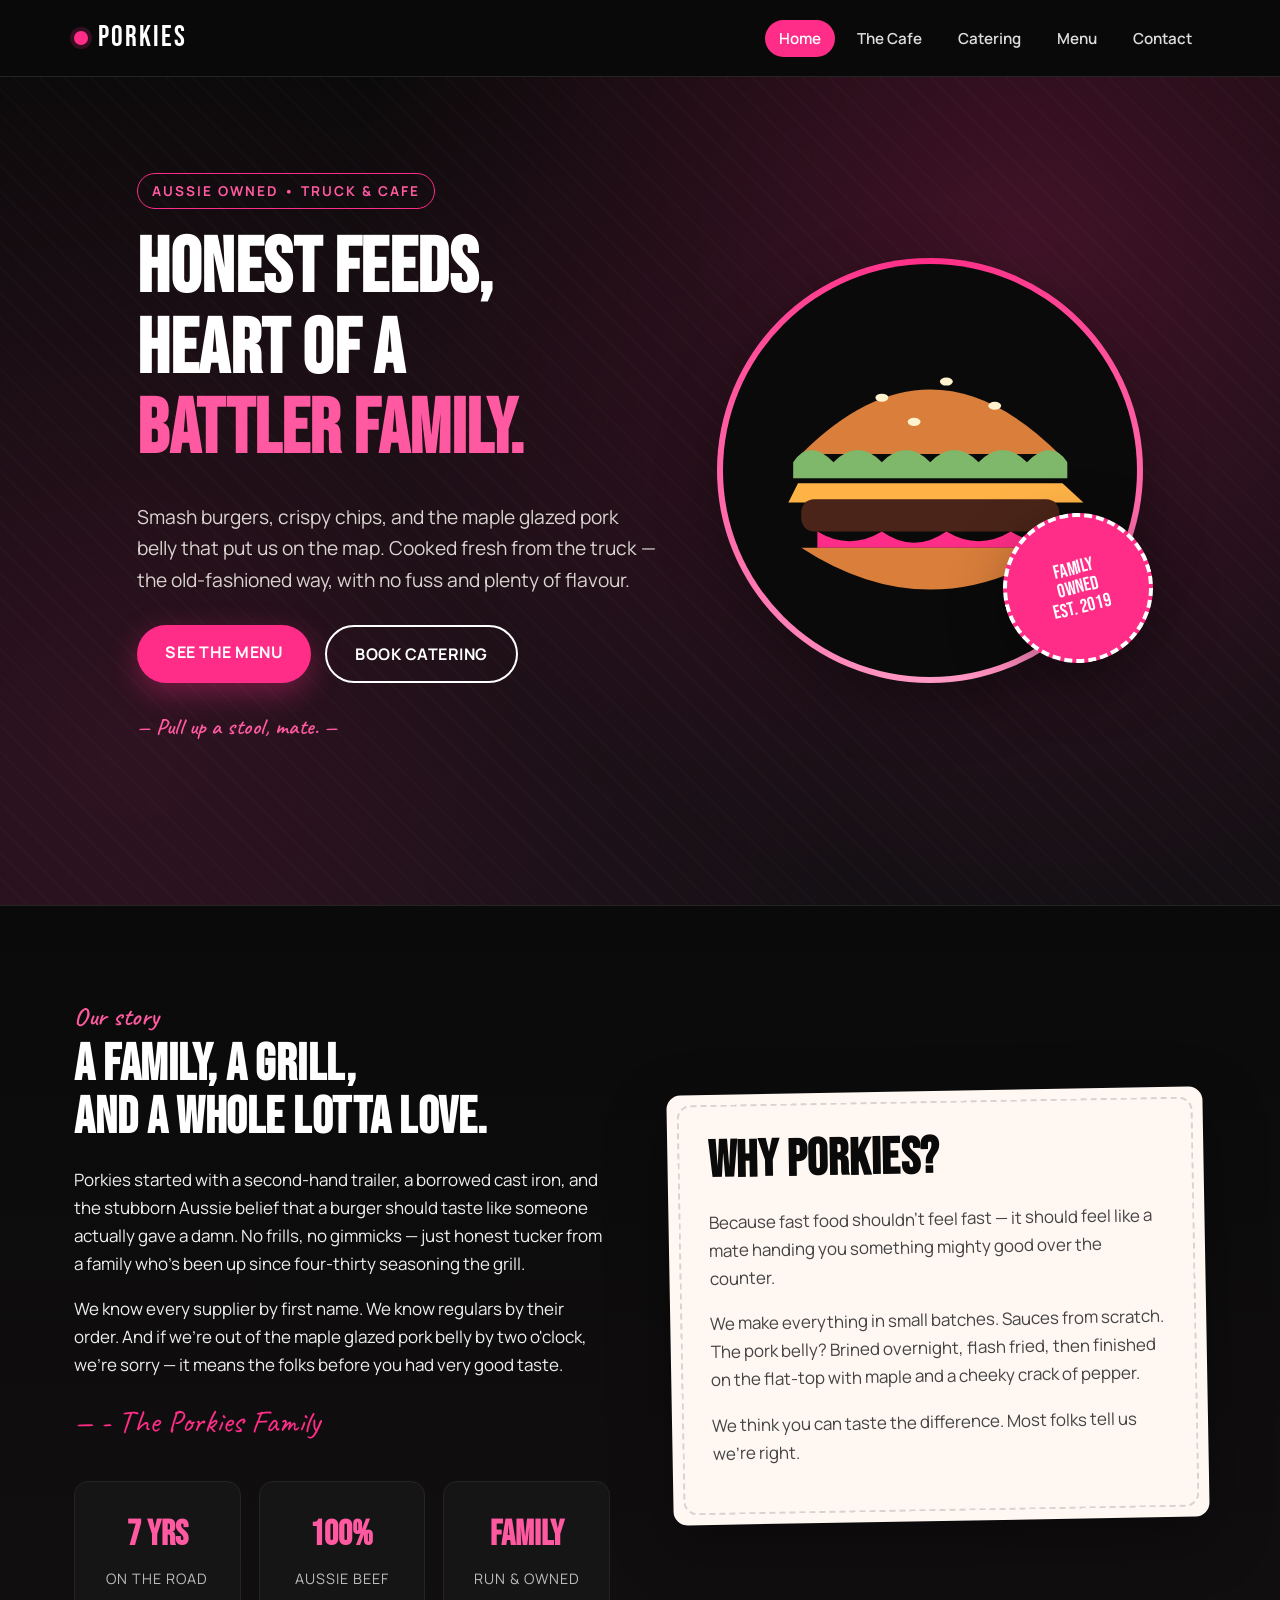
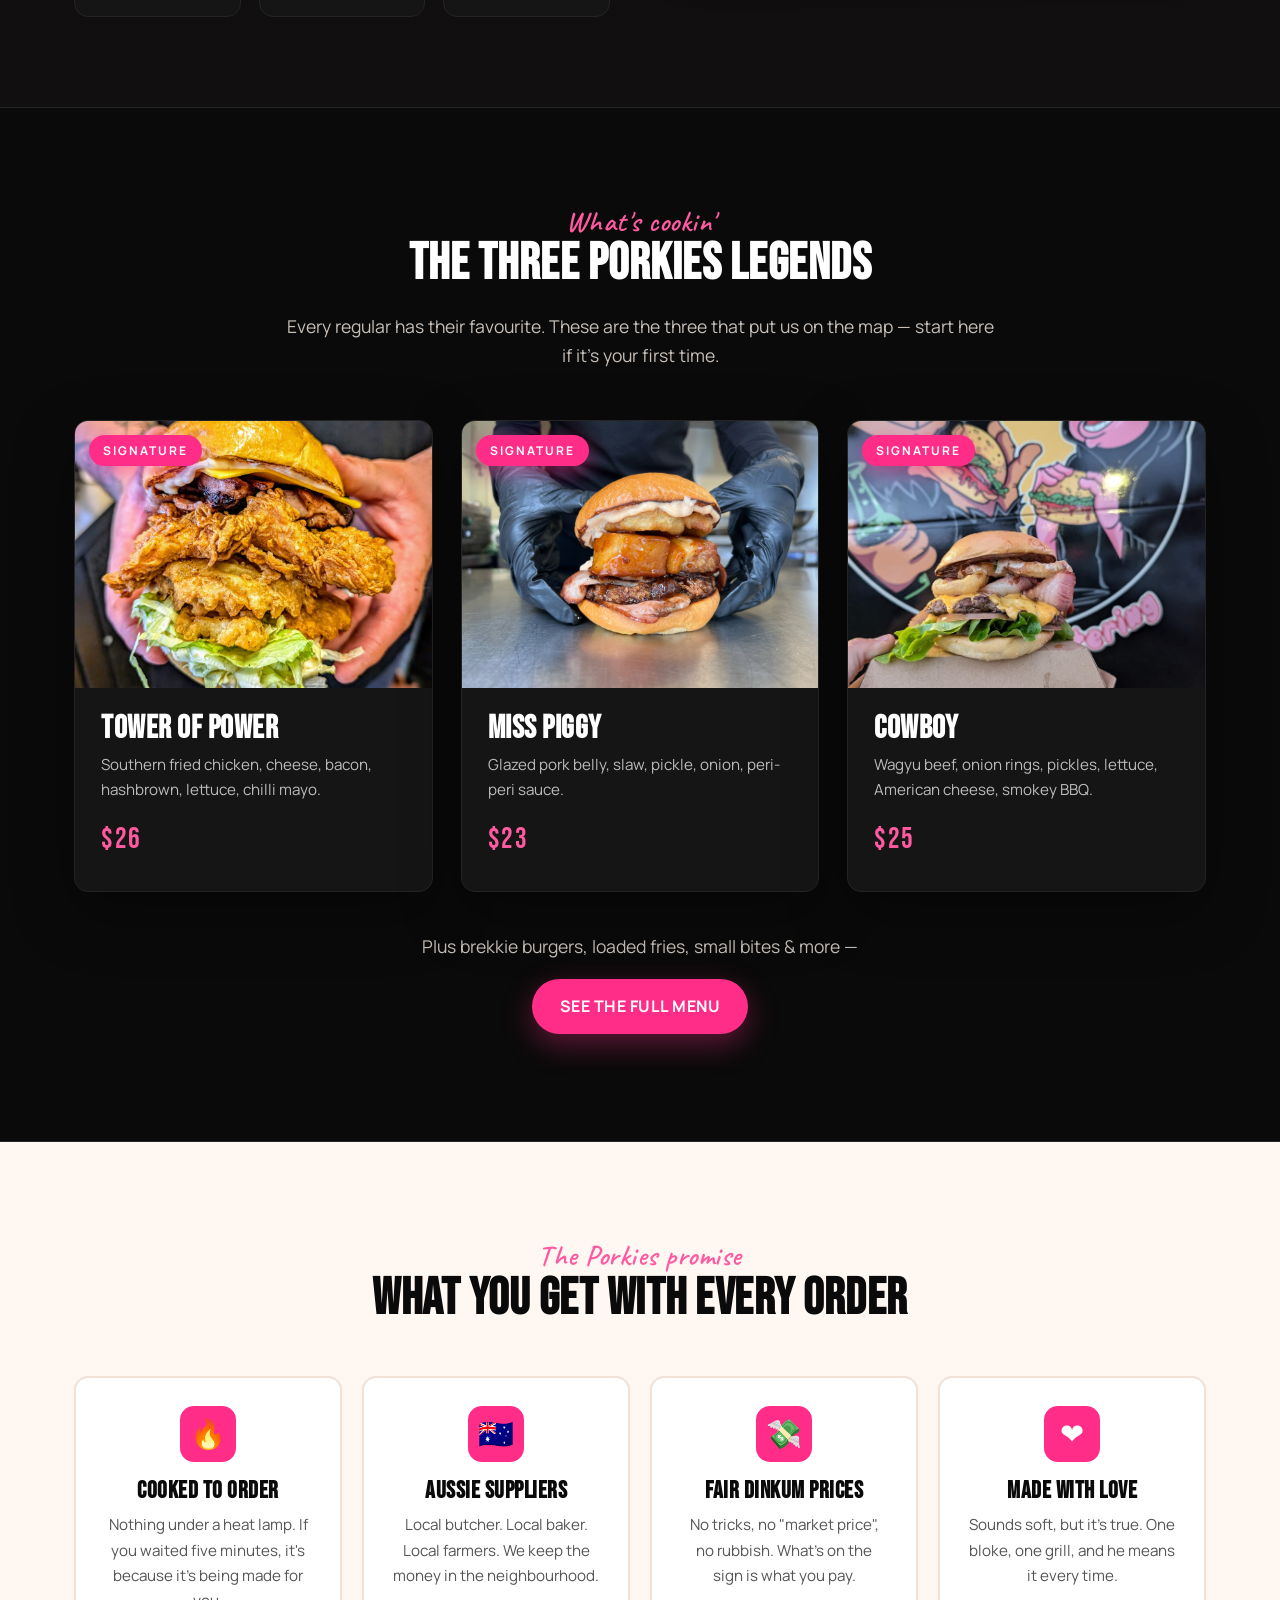
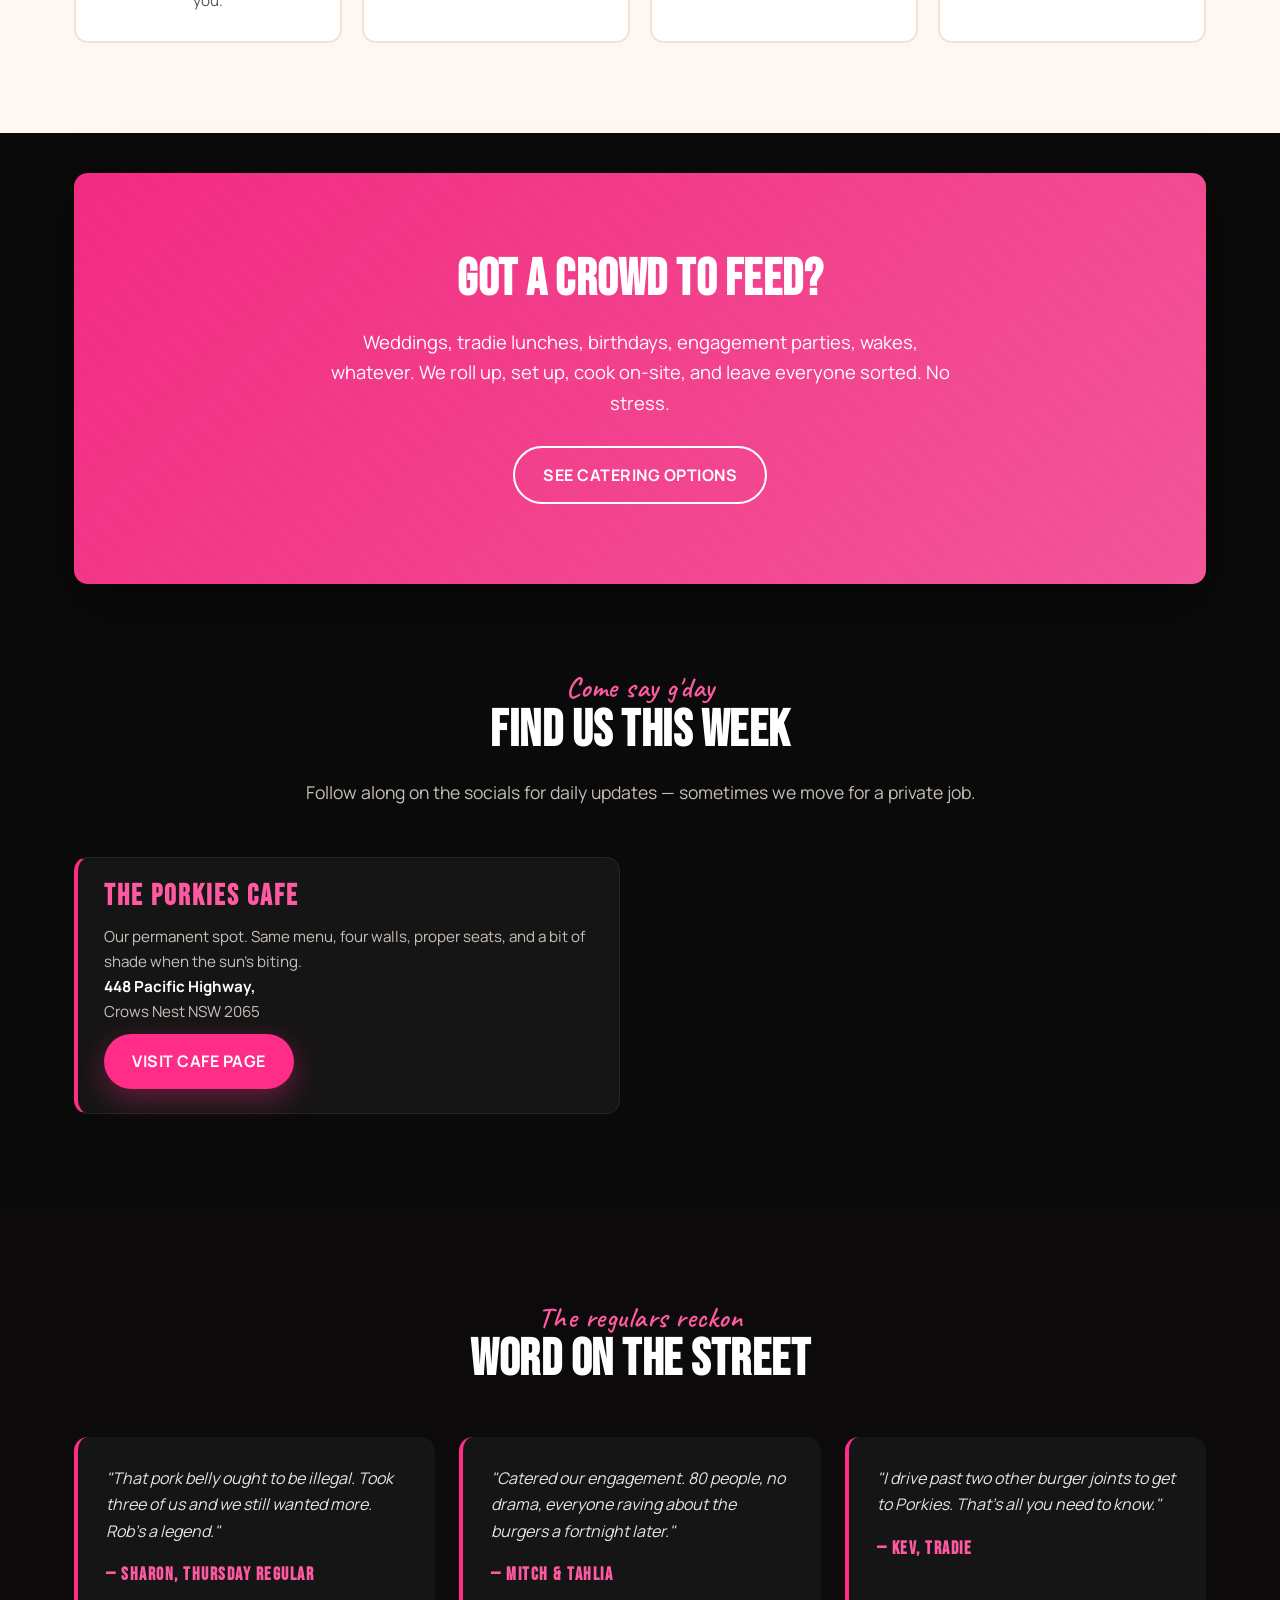
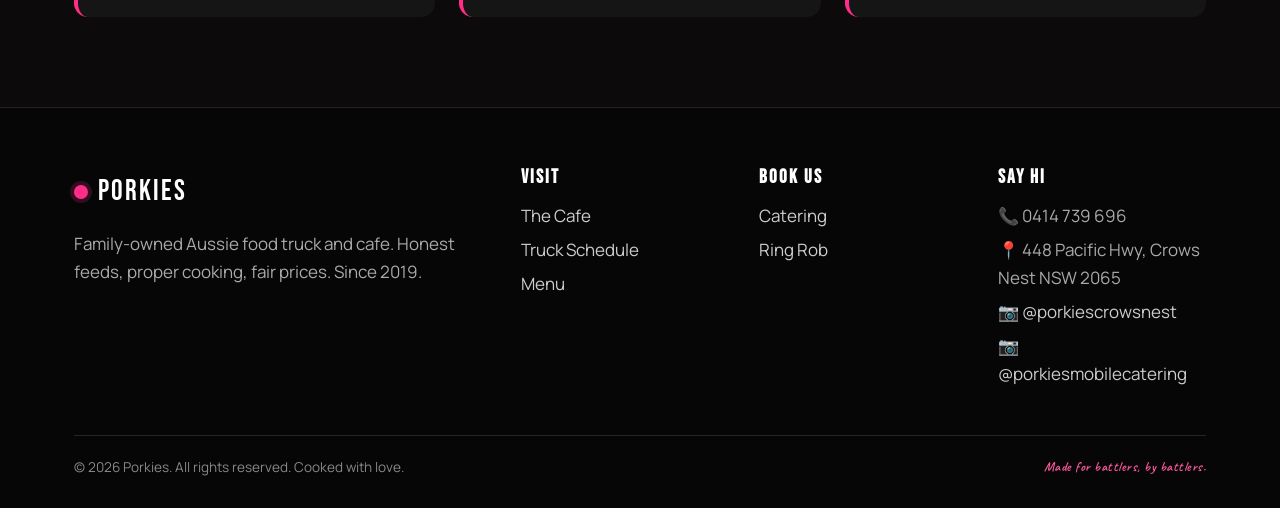
<file: index.html>
<!DOCTYPE html>
<html lang="en-AU">
<head>
  <meta charset="UTF-8" />
  <meta name="viewport" content="width=device-width, initial-scale=1.0" />
  <title>Porkies — Honest Aussie Burgers & Pork Bellies Done Right</title>
  <meta name="description" content="Porkies is a family-run Aussie food truck serving smash burgers, crispy chips, and knockout specials like maple glazed pork belly. Catering and dine-in available." />
  <link rel="preconnect" href="https://fonts.googleapis.com" />
  <link rel="preconnect" href="https://fonts.gstatic.com" crossorigin />
  <link href="https://fonts.googleapis.com/css2?family=Bebas+Neue&family=Caveat:wght@600;700&family=Manrope:wght@400;600;700;800&display=swap" rel="stylesheet" />
  <link rel="stylesheet" href="css/style.css" />
</head>
<body>

  <!-- NAV -->
  <nav class="nav">
    <div class="nav-inner">
      <a href="index.html" class="brand"><span class="dot"></span> PORKIES</a>
      <button class="nav-toggle" aria-label="Menu" onclick="document.getElementById('navList').classList.toggle('open')">☰</button>
      <ul id="navList">
        <li><a class="link active" href="index.html">Home</a></li>
        <li><a class="link" href="cafe.html">The Cafe</a></li>
        <li><a class="link" href="catering.html">Catering</a></li>
        <li><a class="link" href="#menu">Menu</a></li>
        <li><a class="link" href="#contact">Contact</a></li>
      </ul>
    </div>
  </nav>

  <!-- HERO -->
  <header class="hero">
    <div class="wrap hero-grid">
      <div>
        <span class="hero-tag">Aussie Owned • Truck & Cafe</span>
        <h1>Honest feeds,<br/>heart of a<br/><span>battler family.</span></h1>
        <p class="lead">Smash burgers, crispy chips, and the maple glazed pork belly that put us on the map. Cooked fresh from the truck — the old-fashioned way, with no fuss and plenty of flavour.</p>
        <div class="hero-cta">
          <a href="#menu" class="btn btn-primary">See the Menu</a>
          <a href="catering.html" class="btn btn-ghost">Book Catering</a>
        </div>
        <p class="handwritten" style="margin-top:26px;font-size:1.4rem;">— Pull up a stool, mate. —</p>
      </div>

      <div class="hero-visual">
        <div class="badge">
          <div class="badge-inner">
            <!-- Burger SVG -->
            <svg viewBox="0 0 200 200" xmlns="http://www.w3.org/2000/svg" aria-label="Burger">
              <!-- top bun -->
              <path d="M20 90 Q100 10 180 90 Z" fill="#d97e3b"/>
              <ellipse cx="70" cy="55" rx="4" ry="2.5" fill="#fff2cf"/>
              <ellipse cx="110" cy="45" rx="4" ry="2.5" fill="#fff2cf"/>
              <ellipse cx="140" cy="60" rx="4" ry="2.5" fill="#fff2cf"/>
              <ellipse cx="90" cy="70" rx="4" ry="2.5" fill="#fff2cf"/>
              <!-- lettuce -->
              <path d="M15 95 Q25 80 40 95 Q55 80 70 95 Q85 80 100 95 Q115 80 130 95 Q145 80 160 95 Q175 80 185 95 L185 105 L15 105 Z" fill="#7fb86a"/>
              <!-- cheese -->
              <path d="M18 108 L182 108 L195 120 L12 120 Z" fill="#ffb347"/>
              <!-- patty -->
              <rect x="20" y="118" width="160" height="20" rx="8" fill="#4a2418"/>
              <!-- pink glaze drip (Porkies touch) -->
              <path d="M30 138 Q50 150 70 138 Q90 152 110 138 Q130 150 150 138 Q170 150 180 138 L180 148 L30 148 Z" fill="#ff2d87"/>
              <!-- bottom bun -->
              <path d="M20 148 Q100 200 180 148 Z" fill="#d97e3b"/>
            </svg>
          </div>
        </div>
        <div class="stamp">FAMILY<br/>OWNED<br/>EST. 2019</div>
      </div>
    </div>
  </header>

  <!-- ABOUT / STORY -->
  <section class="about">
    <div class="wrap about-grid">
      <div>
        <span class="handwritten" style="font-size:1.6rem;">Our story</span>
        <h2>A family, a grill,<br/>and a whole lotta love.</h2>
        <p>Porkies started with a second-hand trailer, a borrowed cast iron, and the stubborn Aussie belief that a burger should taste like someone actually gave a damn. No frills, no gimmicks — just honest tucker from a family who's been up since four-thirty seasoning the grill.</p>
        <p>We know every supplier by first name. We know regulars by their order. And if we're out of the maple glazed pork belly by two o'clock, we're sorry — it means the folks before you had very good taste.</p>
        <p class="about-signature">— - The Porkies Family</p>
        <div class="about-stats">
          <div class="stat"><strong>7 yrs</strong><span>On the road</span></div>
          <div class="stat"><strong>100%</strong><span>Aussie beef</span></div>
          <div class="stat"><strong>Family</strong><span>Run & Owned</span></div>
        </div>
      </div>
      <div class="about-card">
        <h2>Why Porkies?</h2>
        <p>Because fast food shouldn't feel fast — it should feel like a mate handing you something mighty good over the counter.</p>
        <p>We make everything in small batches. Sauces from scratch. The pork belly? Brined overnight, flash fried, then finished on the flat-top with maple and a cheeky crack of pepper.</p>
        <p>We think you can taste the difference. Most folks tell us we're right.</p>
      </div>
    </div>
  </section>

  <!-- SIGNATURE TRIO -->
  <section id="menu">
    <div class="wrap">
      <div class="section-head">
        <span class="handwritten">What's cookin'</span>
        <h2>The Three Porkies Legends</h2>
        <p>Every regular has their favourite. These are the three that put us on the map — start here if it's your first time.</p>
      </div>

      <div class="signature-grid">
        <article class="sig-card">
          <div class="img-wrap">
            <span class="flag">Signature</span>
            <img src="images/towerOfPower.jpeg" alt="Tower of Power — stacked fried chicken burger"/>
          </div>
          <div class="body">
            <h3>Tower of Power</h3>
            <p class="ingredients">Southern fried chicken, cheese, bacon, hashbrown, lettuce, chilli mayo.</p>
            <div class="price">$26</div>
          </div>
        </article>

        <article class="sig-card">
          <div class="img-wrap">
            <span class="flag">Signature</span>
            <img src="images/misspiggy.jpeg" alt="Miss Piggy — glazed pork belly burger"/>
          </div>
          <div class="body">
            <h3>Miss Piggy</h3>
            <p class="ingredients">Glazed pork belly, slaw, pickle, onion, peri-peri sauce.</p>
            <div class="price">$23</div>
          </div>
        </article>

        <article class="sig-card">
          <div class="img-wrap">
            <span class="flag">Signature</span>
            <img src="images/cowboyburger.jpeg" alt="Cowboy burger — wagyu with onion rings"/>
          </div>
          <div class="body">
            <h3>Cowboy</h3>
            <p class="ingredients">Wagyu beef, onion rings, pickles, lettuce, American cheese, smokey BBQ.</p>
            <div class="price">$25</div>
          </div>
        </article>
      </div>

      <p style="text-align:center;margin-top:40px;color:#c7bfb7;font-size:1.1rem;">
        Plus brekkie burgers, loaded fries, small bites &amp; more —<br/>
        <a href="cafe.html#menu" class="btn btn-primary" style="margin-top:18px;">See the Full Menu</a>
      </p>
    </div>
  </section>

  <!-- PERKS -->
  <section class="perks">
    <div class="wrap">
      <div class="section-head">
        <span class="handwritten">The Porkies promise</span>
        <h2>What you get with every order</h2>
      </div>
      <div class="perks-grid">
        <div class="perk">
          <div class="ico">🔥</div>
          <h3>Cooked to Order</h3>
          <p>Nothing under a heat lamp. If you waited five minutes, it's because it's being made for you.</p>
        </div>
        <div class="perk">
          <div class="ico">🇦🇺</div>
          <h3>Aussie Suppliers</h3>
          <p>Local butcher. Local baker. Local farmers. We keep the money in the neighbourhood.</p>
        </div>
        <div class="perk">
          <div class="ico">💸</div>
          <h3>Fair Dinkum Prices</h3>
          <p>No tricks, no "market price", no rubbish. What's on the sign is what you pay.</p>
        </div>
        <div class="perk">
          <div class="ico">❤️</div>
          <h3>Made with Love</h3>
          <p>Sounds soft, but it's true. One bloke, one grill, and he means it every time.</p>
        </div>
      </div>
    </div>
  </section>

  <!-- CTA BANNER -->
  <div class="wrap">
    <div class="cta-banner">
      <h2>Got a crowd to feed?</h2>
      <p>Weddings, tradie lunches, birthdays, engagement parties, wakes, whatever. We roll up, set up, cook on-site, and leave everyone sorted. No stress.</p>
      <a href="catering.html" class="btn btn-ghost">See Catering Options</a>
    </div>
  </div>

  <!-- LOCATION -->
  <section id="find" style="padding-top:40px;">
    <div class="wrap">
      <div class="section-head">
        <span class="handwritten">Come say g'day</span>
        <h2>Find Us This Week</h2>
        <p>Follow along on the socials for daily updates — sometimes we move for a private job.</p>
      </div>
      <div class="location-grid">
        <div class="info-card">
          <h3>The Porkies Cafe</h3>
          <p>Our permanent spot. Same menu, four walls, proper seats, and a bit of shade when the sun's biting.</p>
          <p><strong style="color:#fff;">448 Pacific Highway,</strong><br/>Crows Nest NSW 2065</p>
          <a href="cafe.html" class="btn btn-primary" style="margin-top:10px;">Visit Cafe Page</a>
        </div>
      </div>
    </div>
  </section>

  <!-- TESTIMONIALS -->
  <section style="background:#0c0a0b;">
    <div class="wrap">
      <div class="section-head">
        <span class="handwritten">The regulars reckon</span>
        <h2>Word on the street</h2>
      </div>
      <div class="quotes">
        <div class="quote">
          <p>"That pork belly ought to be illegal. Took three of us and we still wanted more. Rob's a legend."</p>
          <div class="who">— Sharon, Thursday regular</div>
        </div>
        <div class="quote">
          <p>"Catered our engagement. 80 people, no drama, everyone raving about the burgers a fortnight later."</p>
          <div class="who">— Mitch & Tahlia</div>
        </div>
        <div class="quote">
          <p>"I drive past two other burger joints to get to Porkies. That's all you need to know."</p>
          <div class="who">— Kev, tradie</div>
        </div>
      </div>
    </div>
  </section>

  <!-- FOOTER -->
  <footer class="foot" id="contact">
    <div class="wrap">
      <div class="foot-grid">
        <div>
          <div class="brand" style="margin-bottom:14px;"><span class="dot"></span> PORKIES</div>
          <p>Family-owned Aussie food truck and cafe. Honest feeds, proper cooking, fair prices. Since 2019.</p>
        </div>
        <div>
          <h4>Visit</h4>
          <ul>
            <li><a href="cafe.html">The Cafe</a></li>
            <li><a href="#find">Truck Schedule</a></li>
            <li><a href="#menu">Menu</a></li>
          </ul>
        </div>
        <div>
          <h4>Book Us</h4>
          <ul>
            <li><a href="catering.html">Catering</a></li>
            <li><a href="tel:0414739696">Ring Rob</a></li>
          </ul>
        </div>
        <div>
          <h4>Say Hi</h4>
          <ul>
            <li>📞 0414 739 696</li>
            <li>📍 448 Pacific Hwy, Crows Nest NSW 2065</li>
            <li>📷 <a href="https://instagram.com/porkiescrowsnest" target="_blank" rel="noopener">@porkiescrowsnest</a></li>
            <li>📷 <a href="https://instagram.com/porkiesmobilecatering" target="_blank" rel="noopener">@porkiesmobilecatering</a></li>
          </ul>
        </div>
      </div>
      <div class="foot-bottom">
        <span>© 2026 Porkies. All rights reserved. Cooked with love.</span>
        <span class="handwritten">Made for battlers, by battlers.</span>
      </div>
    </div>
  </footer>

</body>
</html>
</file>
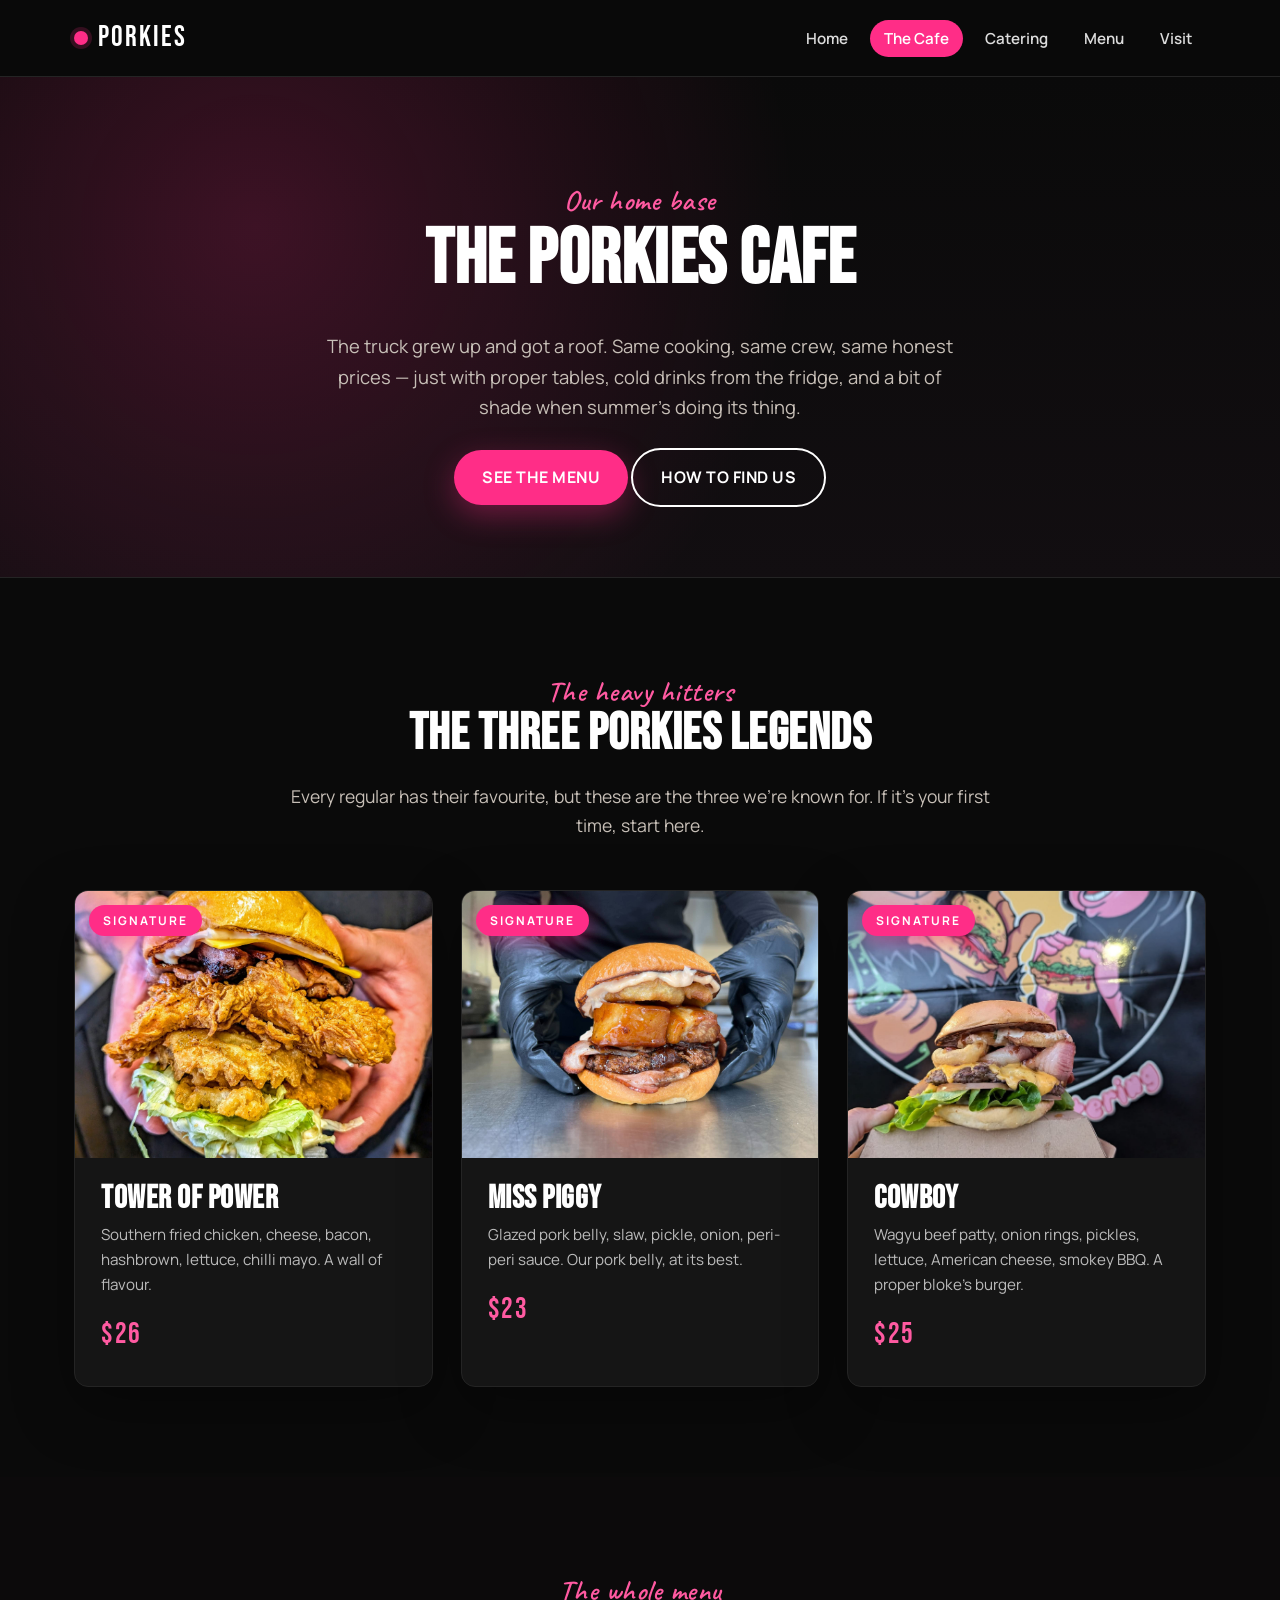
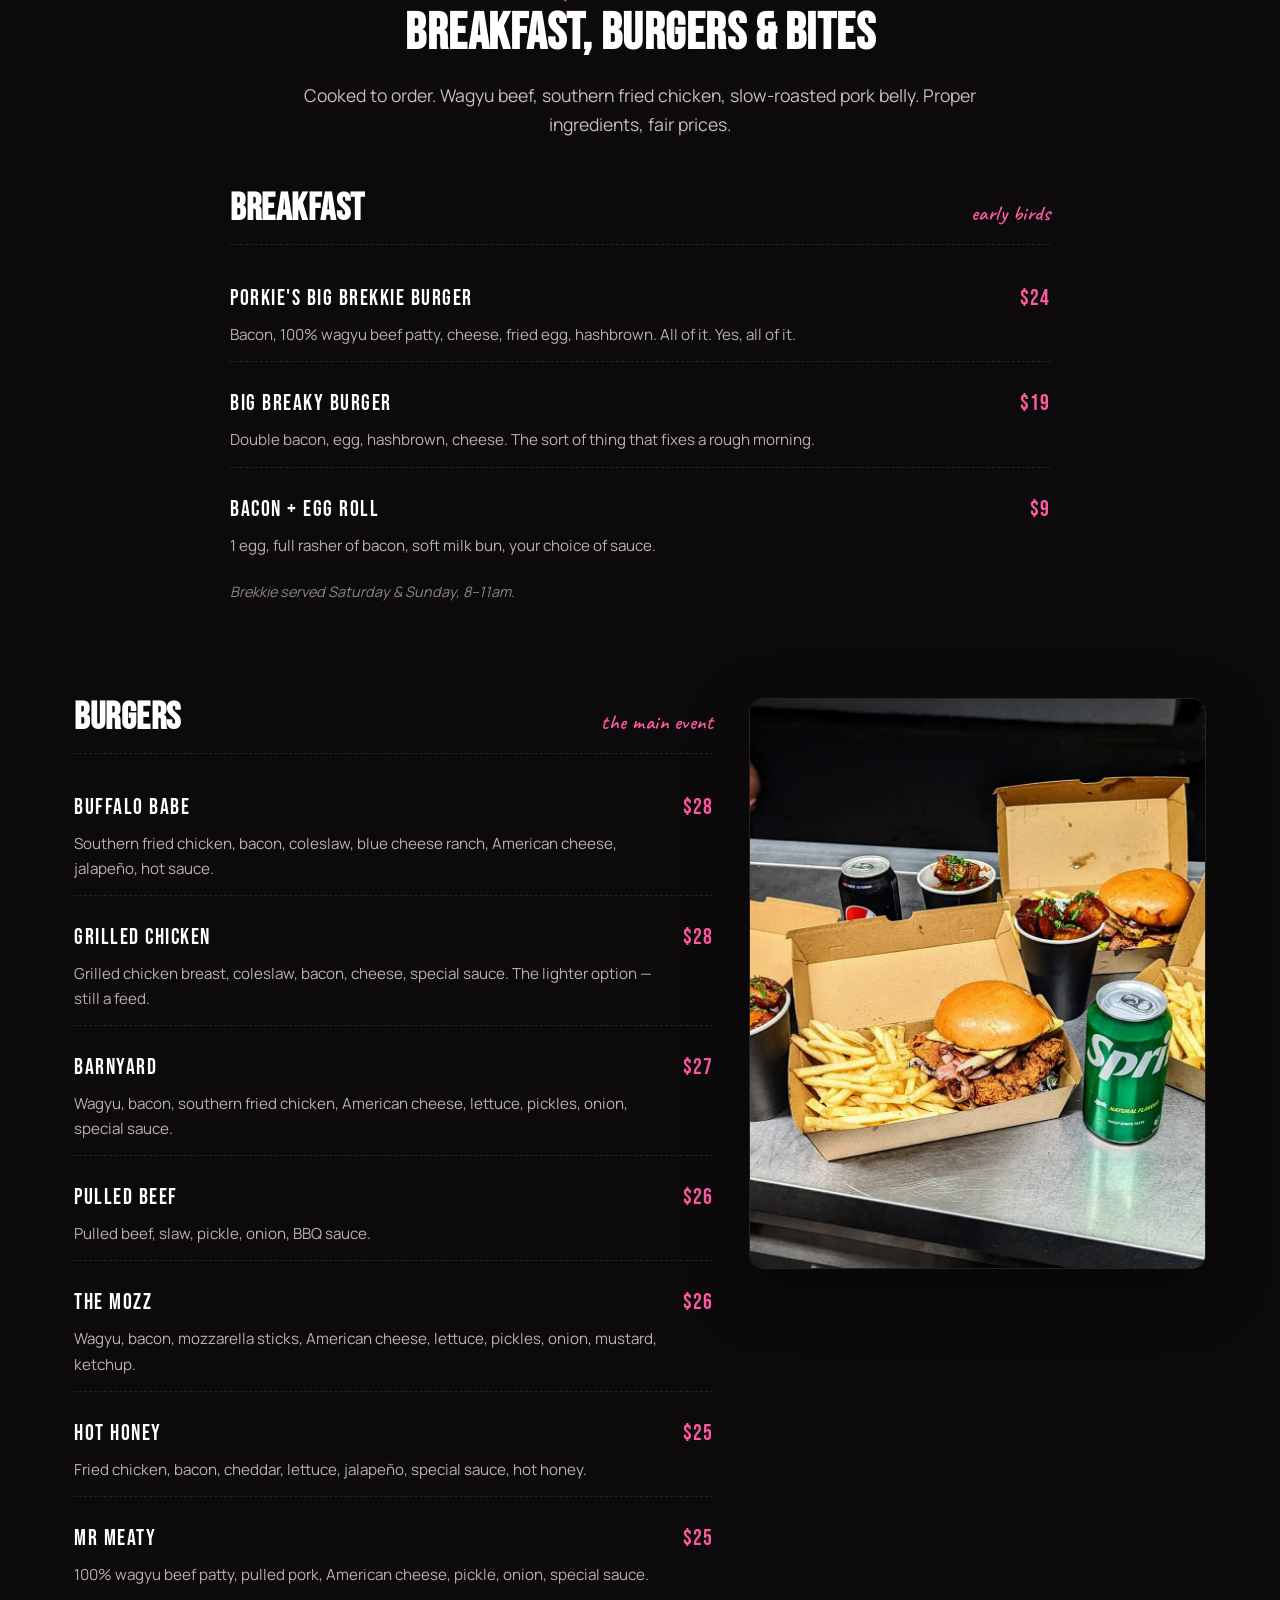
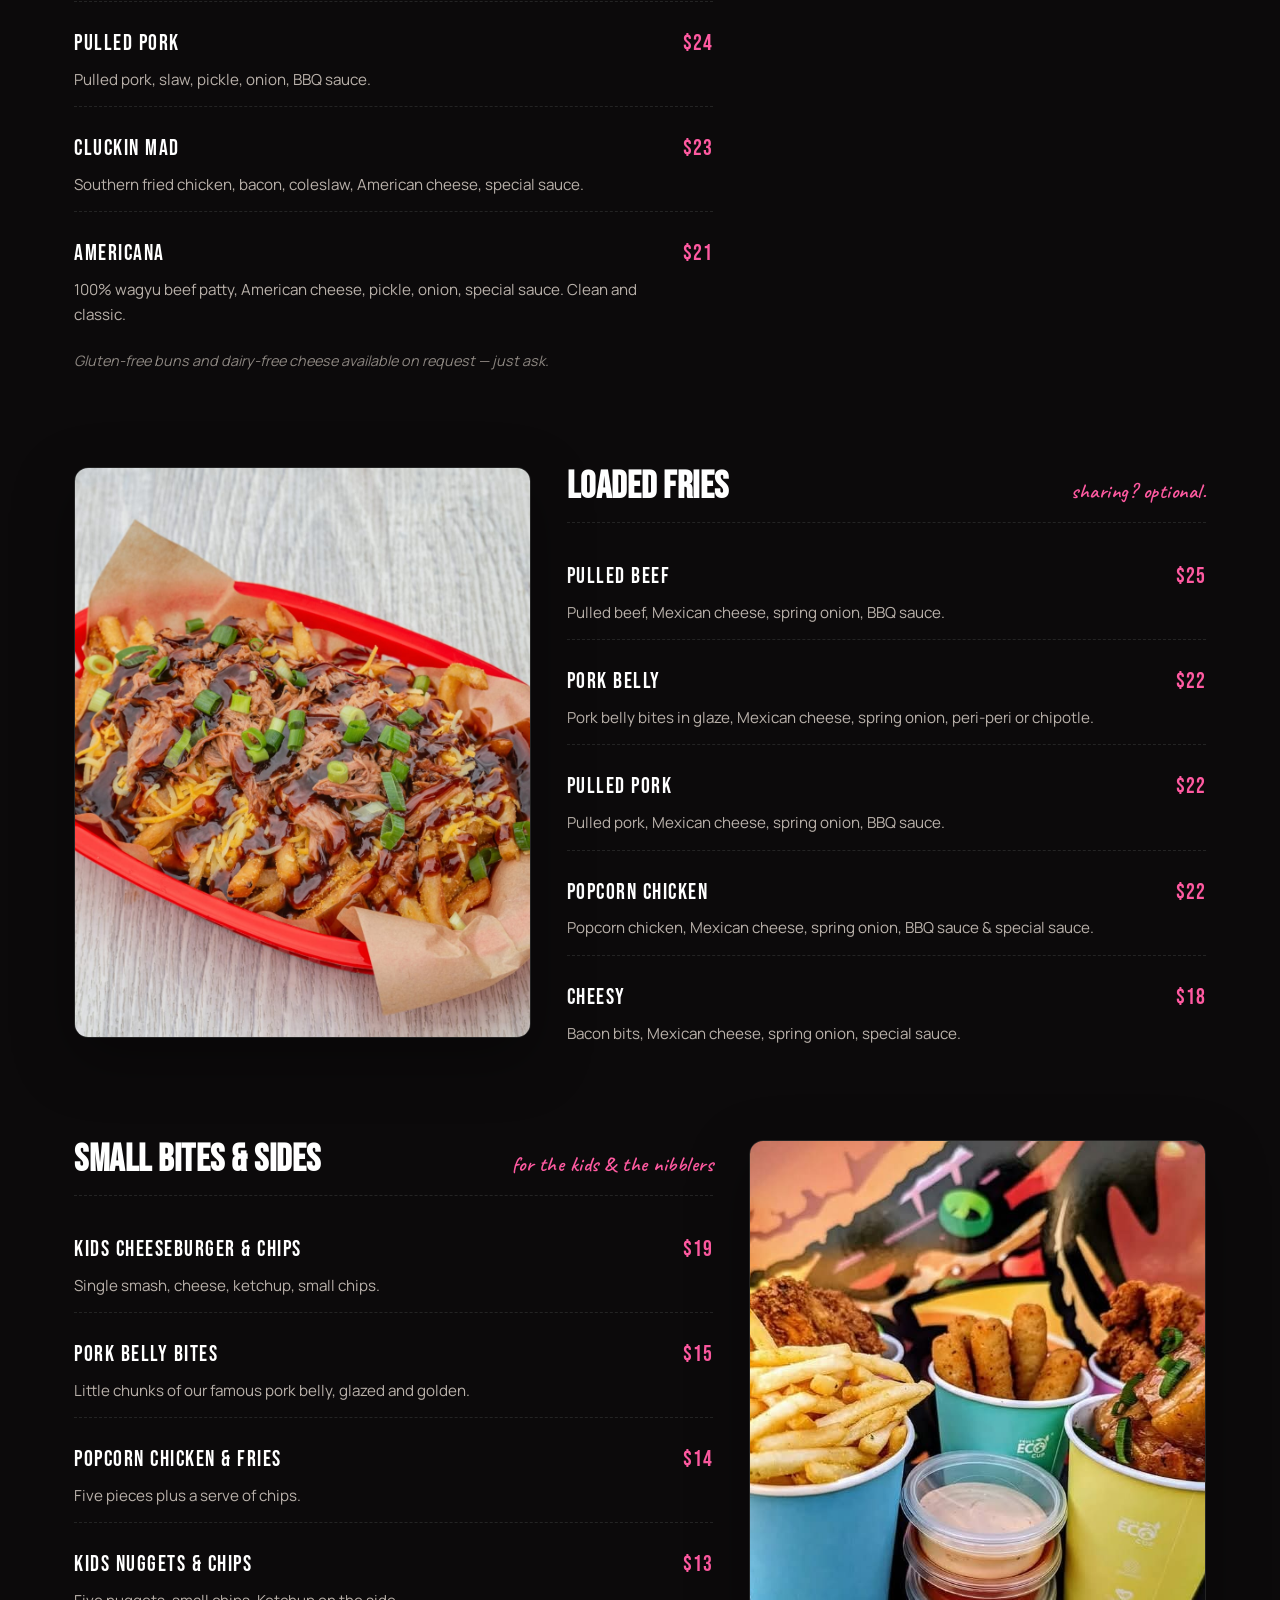
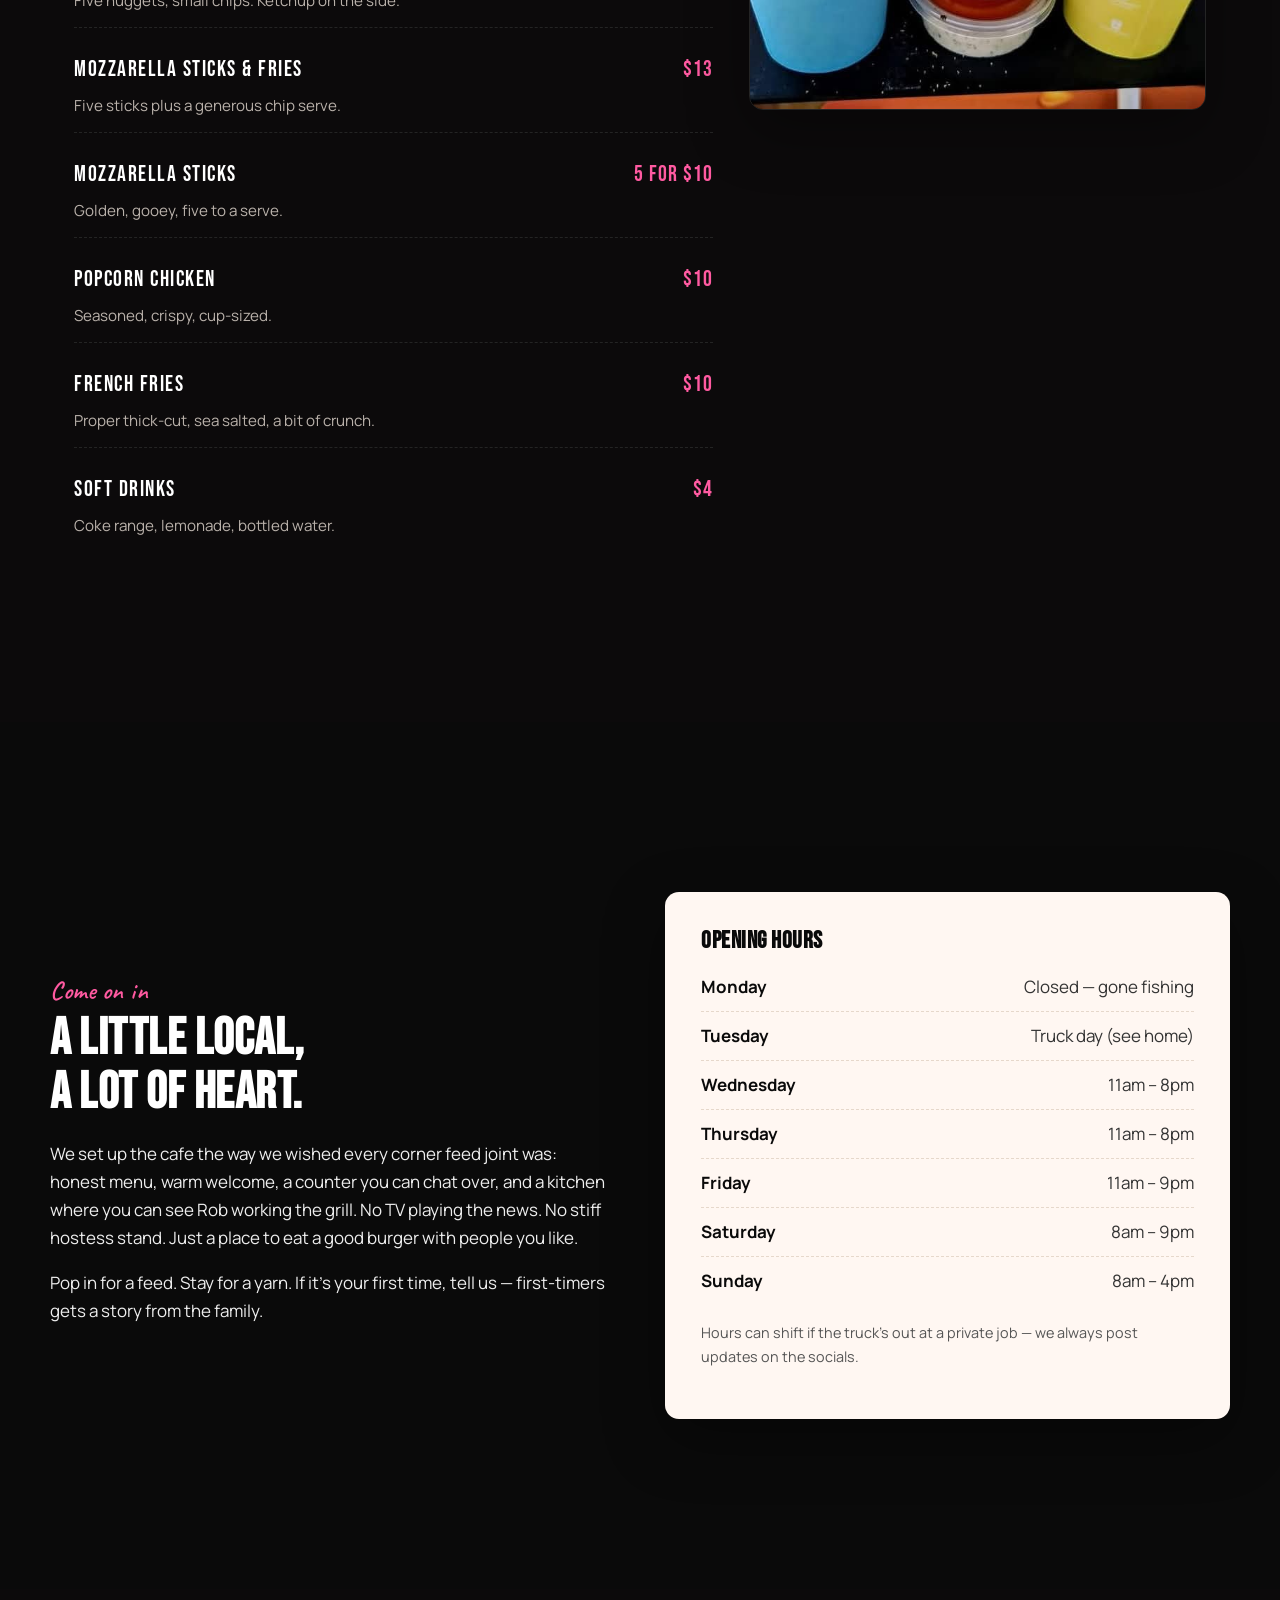
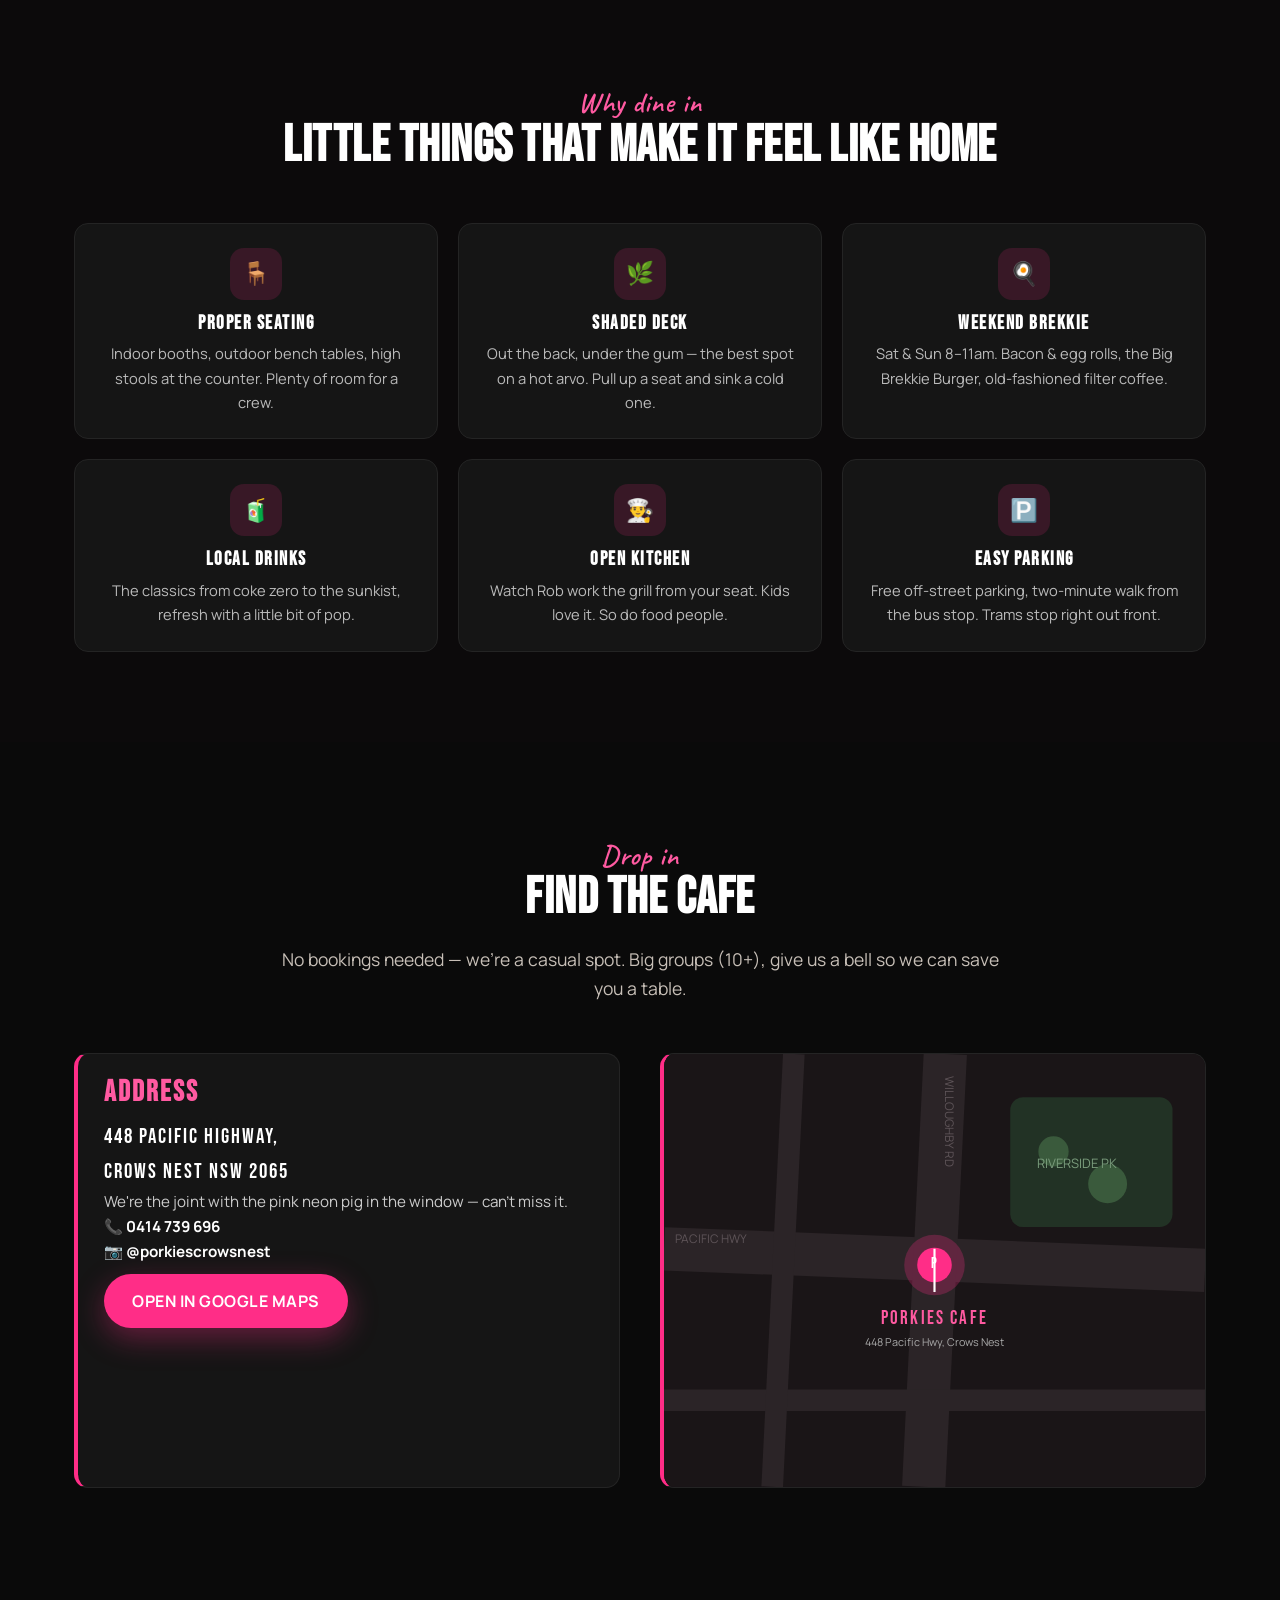
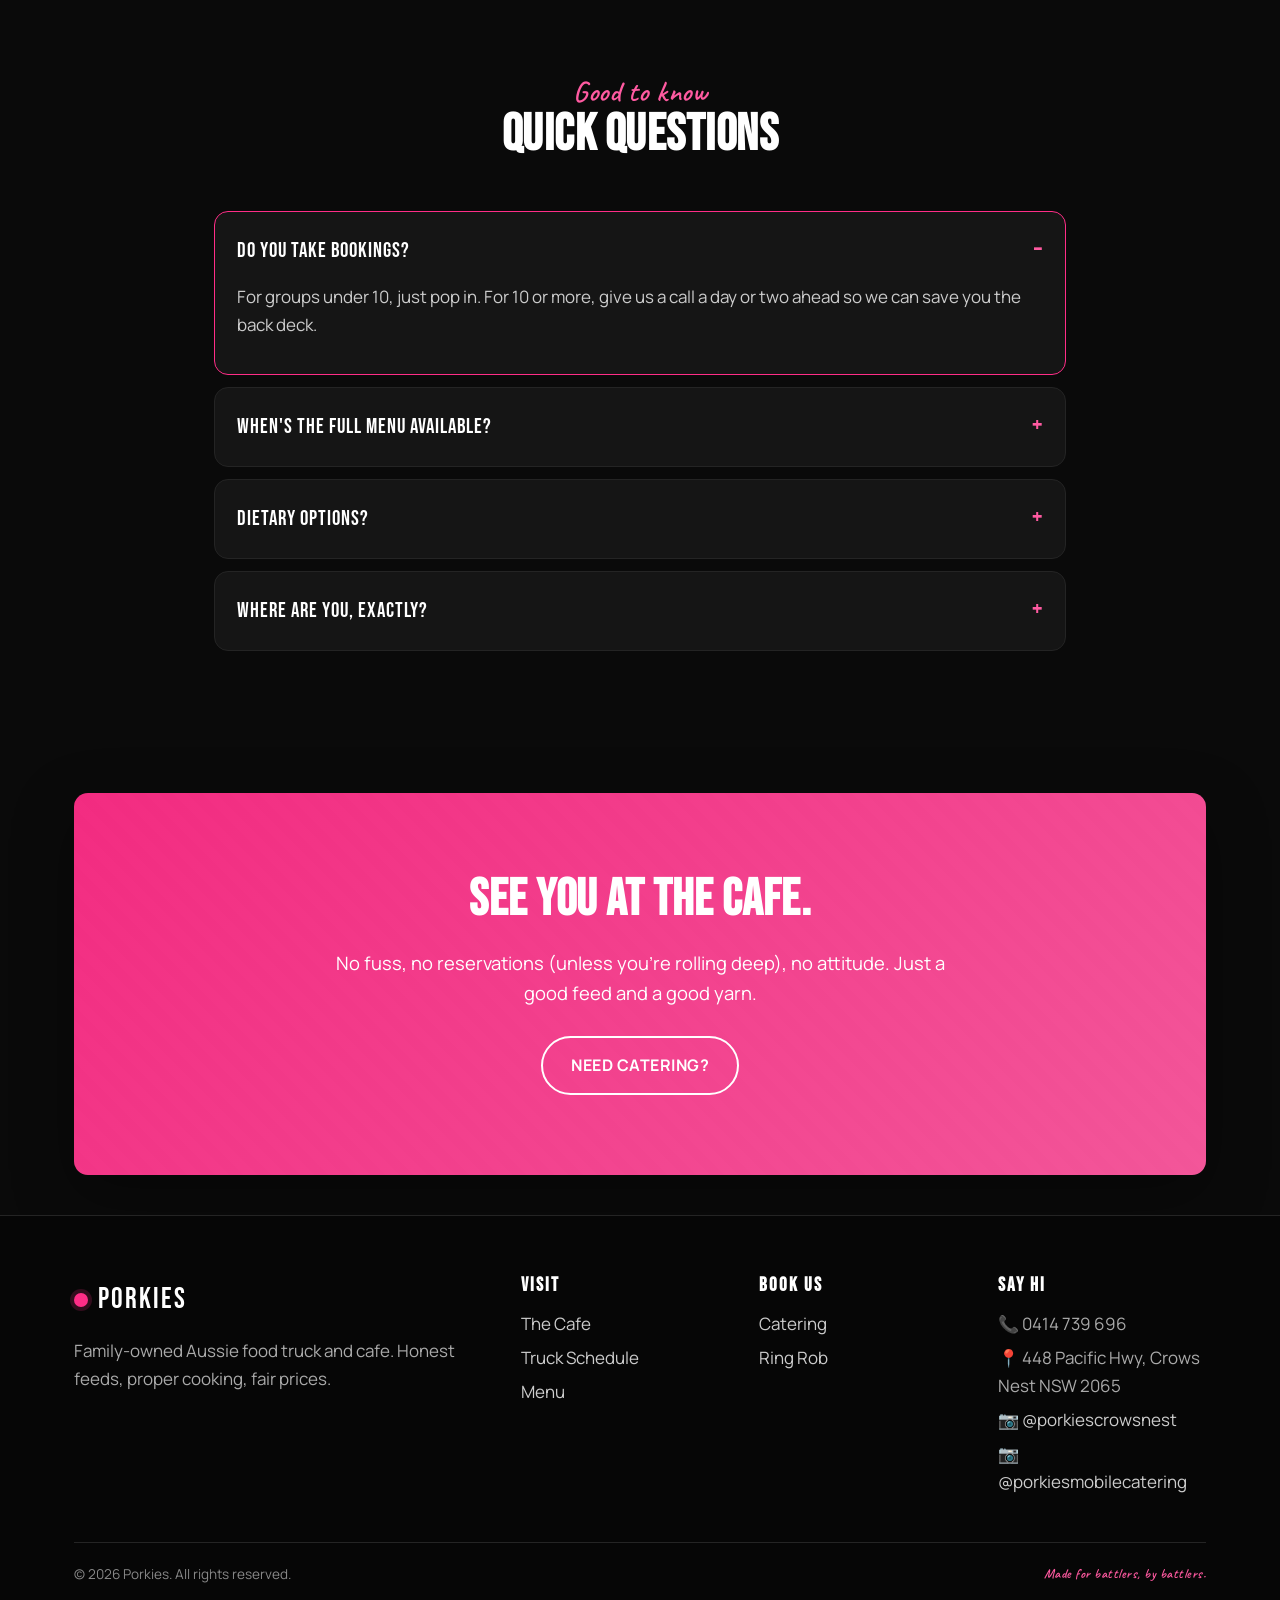
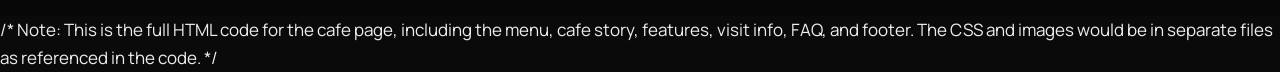
<file: cafe.html>
<!DOCTYPE html>
<html lang="en-AU">
<head>
  <meta charset="UTF-8" />
  <meta name="viewport" content="width=device-width, initial-scale=1.0" />
  <title>The Porkies Cafe — Menu, Burgers, Brekkie & More</title>
  <meta name="description" content="The Porkies Cafe full menu: signature burgers including Tower of Power, Miss Piggy and the Cowboy. Brekkie rolls, loaded fries, small bites. 448 Pacific Highway, Crows Nest NSW." />
  <link rel="preconnect" href="https://fonts.googleapis.com" />
  <link rel="preconnect" href="https://fonts.gstatic.com" crossorigin />
  <link href="https://fonts.googleapis.com/css2?family=Bebas+Neue&family=Caveat:wght@600;700&family=Manrope:wght@400;600;700;800&display=swap" rel="stylesheet" />
  <link rel="stylesheet" href="css/style.css" />
</head>
<body>

  <nav class="nav">
    <div class="nav-inner">
      <a href="index.html" class="brand"><span class="dot"></span> PORKIES</a>
      <button class="nav-toggle" aria-label="Menu" onclick="document.getElementById('navList').classList.toggle('open')">☰</button>
      <ul id="navList">
        <li><a class="link" href="index.html">Home</a></li>
        <li><a class="link active" href="cafe.html">The Cafe</a></li>
        <li><a class="link" href="catering.html">Catering</a></li>
        <li><a class="link" href="#menu">Menu</a></li>
        <li><a class="link" href="#visit">Visit</a></li>
      </ul>
    </div>
  </nav>

  <!-- PAGE HERO -->
  <header class="page-hero">
    <div class="wrap">
      <span class="handwritten">Our home base</span>
      <h1>The Porkies Cafe</h1>
      <p>The truck grew up and got a roof. Same cooking, same crew, same honest prices — just with proper tables, cold drinks from the fridge, and a bit of shade when summer's doing its thing.</p>
      <a href="#menu" class="btn btn-primary">See the Menu</a>
      <a href="#visit" class="btn btn-ghost">How to Find Us</a>
    </div>
  </header>

  <!-- SIGNATURE TRIO -->
  <section id="signatures">
    <div class="wrap">
      <div class="section-head">
        <span class="handwritten">The heavy hitters</span>
        <h2>The Three Porkies Legends</h2>
        <p>Every regular has their favourite, but these are the three we're known for. If it's your first time, start here.</p>
      </div>

      <div class="signature-grid">
        <article class="sig-card">
          <div class="img-wrap">
            <span class="flag">Signature</span>
            <img src="images/towerOfPower.jpeg" alt="Tower of Power — stacked fried chicken burger"/>
          </div>
          <div class="body">
            <h3>Tower of Power</h3>
            <p class="ingredients">Southern fried chicken, cheese, bacon, hashbrown, lettuce, chilli mayo. A wall of flavour.</p>
            <div class="price">$26</div>
          </div>
        </article>

        <article class="sig-card">
          <div class="img-wrap">
            <span class="flag">Signature</span>
            <img src="images/misspiggy.jpeg" alt="Miss Piggy — glazed pork belly burger"/>
          </div>
          <div class="body">
            <h3>Miss Piggy</h3>
            <p class="ingredients">Glazed pork belly, slaw, pickle, onion, peri-peri sauce. Our pork belly, at its best.</p>
            <div class="price">$23</div>
          </div>
        </article>

        <article class="sig-card">
          <div class="img-wrap">
            <span class="flag">Signature</span>
            <img src="images/cowboyburger.jpeg" alt="Cowboy burger — wagyu with onion rings"/>
          </div>
          <div class="body">
            <h3>Cowboy</h3>
            <p class="ingredients">Wagyu beef patty, onion rings, pickles, lettuce, American cheese, smokey BBQ. A proper bloke's burger.</p>
            <div class="price">$25</div>
          </div>
        </article>
      </div>
    </div>
  </section>

  <!-- FULL MENU -->
  <section id="menu" style="background:#0c0a0b;">
    <div class="wrap">
      <div class="section-head">
        <span class="handwritten">The whole menu</span>
        <h2>Breakfast, Burgers &amp; Bites</h2>
        <p>Cooked to order. Wagyu beef, southern fried chicken, slow-roasted pork belly. Proper ingredients, fair prices.</p>
      </div>

      <!-- BREAKFAST (no image) -->
      <div class="menu-section single">
        <div>
          <div class="ms-head">
            <h2>Breakfast</h2>
            <span class="handwritten">early birds</span>
          </div>
          <div class="menu-list">
            <div class="item">
              <div>
                <div class="name">Porkie's Big Brekkie Burger</div>
                <p class="desc">Bacon, 100% wagyu beef patty, cheese, fried egg, hashbrown. All of it. Yes, all of it.</p>
              </div>
              <div class="price">$24</div>
            </div>
            <div class="item">
              <div>
                <div class="name">Big Breaky Burger</div>
                <p class="desc">Double bacon, egg, hashbrown, cheese. The sort of thing that fixes a rough morning.</p>
              </div>
              <div class="price">$19</div>
            </div>
            <div class="item">
              <div>
                <div class="name">Bacon + Egg Roll</div>
                <p class="desc">1 egg, full rasher of bacon, soft milk bun, your choice of sauce.</p>
              </div>
              <div class="price">$9</div>
            </div>
          </div>
          <p class="menu-note">Brekkie served Saturday &amp; Sunday, 8–11am.</p>
        </div>
      </div>

      <!-- BURGERS -->
      <div class="menu-section reversed">
        <div>
          <div class="ms-head">
            <h2>Burgers</h2>
            <span class="handwritten">the main event</span>
          </div>
          <div class="menu-list">
            <div class="item">
              <div>
                <div class="name">Buffalo Babe</div>
                <p class="desc">Southern fried chicken, bacon, coleslaw, blue cheese ranch, American cheese, jalapeño, hot sauce.</p>
              </div>
              <div class="price">$28</div>
            </div>
            <div class="item">
              <div>
                <div class="name">Grilled Chicken</div>
                <p class="desc">Grilled chicken breast, coleslaw, bacon, cheese, special sauce. The lighter option — still a feed.</p>
              </div>
              <div class="price">$28</div>
            </div>
            <div class="item">
              <div>
                <div class="name">Barnyard</div>
                <p class="desc">Wagyu, bacon, southern fried chicken, American cheese, lettuce, pickles, onion, special sauce.</p>
              </div>
              <div class="price">$27</div>
            </div>
            <div class="item">
              <div>
                <div class="name">Pulled Beef</div>
                <p class="desc">Pulled beef, slaw, pickle, onion, BBQ sauce.</p>
              </div>
              <div class="price">$26</div>
            </div>
            <div class="item">
              <div>
                <div class="name">The Mozz</div>
                <p class="desc">Wagyu, bacon, mozzarella sticks, American cheese, lettuce, pickles, onion, mustard, ketchup.</p>
              </div>
              <div class="price">$26</div>
            </div>
            <div class="item">
              <div>
                <div class="name">Hot Honey</div>
                <p class="desc">Fried chicken, bacon, cheddar, lettuce, jalapeño, special sauce, hot honey.</p>
              </div>
              <div class="price">$25</div>
            </div>
            <div class="item">
              <div>
                <div class="name">Mr Meaty</div>
                <p class="desc">100% wagyu beef patty, pulled pork, American cheese, pickle, onion, special sauce.</p>
              </div>
              <div class="price">$25</div>
            </div>
            <div class="item">
              <div>
                <div class="name">Pulled Pork</div>
                <p class="desc">Pulled pork, slaw, pickle, onion, BBQ sauce.</p>
              </div>
              <div class="price">$24</div>
            </div>
            <div class="item">
              <div>
                <div class="name">Cluckin Mad</div>
                <p class="desc">Southern fried chicken, bacon, coleslaw, American cheese, special sauce.</p>
              </div>
              <div class="price">$23</div>
            </div>
            <div class="item">
              <div>
                <div class="name">Americana</div>
                <p class="desc">100% wagyu beef patty, American cheese, pickle, onion, special sauce. Clean and classic.</p>
              </div>
              <div class="price">$21</div>
            </div>
          </div>
          <p class="menu-note">Gluten-free buns and dairy-free cheese available on request — just ask.</p>
        </div>
        <div class="ms-hero">
          <img src="images/otherburgerrange.jpeg" alt="A range of Porkies burgers on the counter"/>
        </div>
      </div>

      <!-- LOADED FRIES -->
      <div class="menu-section">
        <div class="ms-hero">
          <img src="images/loadedfriesrange.jpeg" alt="A range of Porkies loaded fries"/>
        </div>
        <div>
          <div class="ms-head">
            <h2>Loaded Fries</h2>
            <span class="handwritten">sharing? optional.</span>
          </div>
          <div class="menu-list">
            <div class="item">
              <div>
                <div class="name">Pulled Beef</div>
                <p class="desc">Pulled beef, Mexican cheese, spring onion, BBQ sauce.</p>
              </div>
              <div class="price">$25</div>
            </div>
            <div class="item">
              <div>
                <div class="name">Pork Belly</div>
                <p class="desc">Pork belly bites in glaze, Mexican cheese, spring onion, peri-peri or chipotle.</p>
              </div>
              <div class="price">$22</div>
            </div>
            <div class="item">
              <div>
                <div class="name">Pulled Pork</div>
                <p class="desc">Pulled pork, Mexican cheese, spring onion, BBQ sauce.</p>
              </div>
              <div class="price">$22</div>
            </div>
            <div class="item">
              <div>
                <div class="name">Popcorn Chicken</div>
                <p class="desc">Popcorn chicken, Mexican cheese, spring onion, BBQ sauce &amp; special sauce.</p>
              </div>
              <div class="price">$22</div>
            </div>
            <div class="item">
              <div>
                <div class="name">Cheesy</div>
                <p class="desc">Bacon bits, Mexican cheese, spring onion, special sauce.</p>
              </div>
              <div class="price">$18</div>
            </div>
          </div>
        </div>
      </div>

      <!-- SMALL BITES -->
      <div class="menu-section reversed">
        <div>
          <div class="ms-head">
            <h2>Small Bites &amp; Sides</h2>
            <span class="handwritten">for the kids &amp; the nibblers</span>
          </div>
          <div class="menu-list">
            <div class="item">
              <div>
                <div class="name">Kids Cheeseburger &amp; Chips</div>
                <p class="desc">Single smash, cheese, ketchup, small chips.</p>
              </div>
              <div class="price">$19</div>
            </div>
            <div class="item">
              <div>
                <div class="name">Pork Belly Bites</div>
                <p class="desc">Little chunks of our famous pork belly, glazed and golden.</p>
              </div>
              <div class="price">$15</div>
            </div>
            <div class="item">
              <div>
                <div class="name">Popcorn Chicken &amp; Fries</div>
                <p class="desc">Five pieces plus a serve of chips.</p>
              </div>
              <div class="price">$14</div>
            </div>
            <div class="item">
              <div>
                <div class="name">Kids Nuggets &amp; Chips</div>
                <p class="desc">Five nuggets, small chips. Ketchup on the side.</p>
              </div>
              <div class="price">$13</div>
            </div>
            <div class="item">
              <div>
                <div class="name">Mozzarella Sticks &amp; Fries</div>
                <p class="desc">Five sticks plus a generous chip serve.</p>
              </div>
              <div class="price">$13</div>
            </div>
            <div class="item">
              <div>
                <div class="name">Mozzarella Sticks</div>
                <p class="desc">Golden, gooey, five to a serve.</p>
              </div>
              <div class="price">5 for $10</div>
            </div>
            <div class="item">
              <div>
                <div class="name">Popcorn Chicken</div>
                <p class="desc">Seasoned, crispy, cup-sized.</p>
              </div>
              <div class="price">$10</div>
            </div>
            <div class="item">
              <div>
                <div class="name">French Fries</div>
                <p class="desc">Proper thick-cut, sea salted, a bit of crunch.</p>
              </div>
              <div class="price">$10</div>
            </div>
            <div class="item">
              <div>
                <div class="name">Soft Drinks</div>
                <p class="desc">Coke range, lemonade, bottled water.</p>
              </div>
              <div class="price">$4</div>
            </div>
          </div>
        </div>
        <div class="ms-hero">
          <img src="images/smallbitesrange.jpeg" alt="Small bites — mozzarella sticks, nuggets, pork belly bites"/>
        </div>
      </div>
    </div>
  </section>

  <!-- CAFE STORY -->
  <section>
    <div class="wrap cafe-hero-grid">
      <div>
        <span class="handwritten" style="font-size:1.6rem;">Come on in</span>
        <h2>A little local,<br/>a lot of heart.</h2>
        <p>We set up the cafe the way we wished every corner feed joint was: honest menu, warm welcome, a counter you can chat over, and a kitchen where you can see Rob working the grill. No TV playing the news. No stiff hostess stand. Just a place to eat a good burger with people you like.</p>
        <p>Pop in for a feed. Stay for a yarn. If it's your first time, tell us — first-timers gets a story from the family.</p>
      </div>

      <div class="cafe-info-box">
        <h3>Opening Hours</h3>
        <ul class="hours">
          <li><strong>Monday</strong><span>Closed — gone fishing</span></li>
          <li><strong>Tuesday</strong><span>Truck day (see home)</span></li>
          <li><strong>Wednesday</strong><span>11am – 8pm</span></li>
          <li><strong>Thursday</strong><span>11am – 8pm</span></li>
          <li><strong>Friday</strong><span>11am – 9pm</span></li>
          <li><strong>Saturday</strong><span>8am – 9pm</span></li>
          <li><strong>Sunday</strong><span>8am – 4pm</span></li>
        </ul>
        <p style="margin-top:16px;color:#555;font-size:.9rem;">Hours can shift if the truck's out at a private job — we always post updates on the socials.</p>
      </div>
    </div>
  </section>

  <!-- FEATURES -->
  <section style="background:#0c0a0b;">
    <div class="wrap">
      <div class="section-head">
        <span class="handwritten">Why dine in</span>
        <h2>Little things that make it feel like home</h2>
      </div>
      <div class="feature-list">
        <div class="feature">
          <div class="ico">🪑</div>
          <h4>Proper Seating</h4>
          <p>Indoor booths, outdoor bench tables, high stools at the counter. Plenty of room for a crew.</p>
        </div>
        <div class="feature">
          <div class="ico">🌿</div>
          <h4>Shaded Deck</h4>
          <p>Out the back, under the gum — the best spot on a hot arvo. Pull up a seat and sink a cold one.</p>
        </div>
        <div class="feature">
          <div class="ico">🍳</div>
          <h4>Weekend Brekkie</h4>
          <p>Sat &amp; Sun 8–11am. Bacon &amp; egg rolls, the Big Brekkie Burger, old-fashioned filter coffee.</p>
        </div>
        <div class="feature">
          <div class="ico">🧃</div>
          <h4>Local Drinks</h4>
          <p>The classics from coke zero to the sunkist, refresh with a little bit of pop.</p>
        </div>
        <div class="feature">
          <div class="ico">👨‍🍳</div>
          <h4>Open Kitchen</h4>
          <p>Watch Rob work the grill from your seat. Kids love it. So do food people.</p>
        </div>
        <div class="feature">
          <div class="ico">🅿️</div>
          <h4>Easy Parking</h4>
          <p>Free off-street parking, two-minute walk from the bus stop. Trams stop right out front.</p>
        </div>
      </div>
    </div>
  </section>

  <!-- VISIT -->
  <section id="visit">
    <div class="wrap">
      <div class="section-head">
        <span class="handwritten">Drop in</span>
        <h2>Find the Cafe</h2>
        <p>No bookings needed — we're a casual spot. Big groups (10+), give us a bell so we can save you a table.</p>
      </div>

      <div class="location-grid">
        <div class="info-card">
          <h3>Address</h3>
          <p style="color:#fff;font-size:1.3rem;font-family:'Bebas Neue',Impact,sans-serif;letter-spacing:2px;">448 Pacific Highway,<br/>Crows Nest NSW 2065</p>
          <p style="color:#ccc;">We're the joint with the pink neon pig in the window — can't miss it.</p>
          <p style="color:#ccc;">📞 <strong style="color:#fff;">0414 739 696</strong><br/>
          📷 <a href="https://instagram.com/porkiescrowsnest" target="_blank" rel="noopener"><strong style="color:#fff;">@porkiescrowsnest</strong></a></p>
          <a href="https://maps.app.goo.gl/t5mVsSiKerd3BG1n8" target="_blank" rel="noopener" class="btn btn-primary" style="margin-top:10px;">Open in Google Maps</a>
        </div>

        <div class="info-card" style="padding:0;overflow:hidden;">
          <svg viewBox="0 0 500 400" xmlns="http://www.w3.org/2000/svg" style="width:100%;height:100%;display:block;background:#1a1517;">
            <rect width="500" height="400" fill="#1a1517"/>
            <path d="M0 180 L500 200" stroke="#2b2427" stroke-width="40"/>
            <path d="M260 0 L240 400" stroke="#2b2427" stroke-width="40"/>
            <path d="M0 320 L500 320" stroke="#2b2427" stroke-width="20"/>
            <path d="M120 0 L100 400" stroke="#2b2427" stroke-width="20"/>
            <rect x="320" y="40" width="150" height="120" rx="12" fill="#223225"/>
            <circle cx="360" cy="90" r="14" fill="#3a5a3c"/>
            <circle cx="410" cy="120" r="18" fill="#3a5a3c"/>
            <text x="345" y="105" font-family="Manrope" font-size="12" fill="#7a9c7c">RIVERSIDE PK</text>
            <text x="10" y="175" font-family="Manrope" font-size="11" fill="#5e5458">PACIFIC HWY</text>
            <text x="260" y="20" font-family="Manrope" font-size="11" fill="#5e5458" transform="rotate(90 260 20)">WILLOUGHBY RD</text>
            <circle cx="250" cy="195" r="28" fill="#ff2d87" opacity=".25"/>
            <circle cx="250" cy="195" r="16" fill="#ff2d87"/>
            <path d="M250 180 L250 220" stroke="#fff" stroke-width="2"/>
            <text x="250" y="198" font-family="Bebas Neue" font-size="14" fill="#fff" text-anchor="middle">P</text>
            <text x="250" y="250" font-family="Bebas Neue" font-size="18" fill="#ff5aa1" text-anchor="middle" letter-spacing="2">PORKIES CAFE</text>
            <text x="250" y="270" font-family="Manrope" font-size="10" fill="#aaa" text-anchor="middle">448 Pacific Hwy, Crows Nest</text>
          </svg>
        </div>
      </div>
    </div>
  </section>

  <!-- FAQ -->
  <section>
    <div class="wrap" style="max-width:900px;">
      <div class="section-head">
        <span class="handwritten">Good to know</span>
        <h2>Quick Questions</h2>
      </div>
      <div class="faq">
        <details open>
          <summary>Do you take bookings?</summary>
          <p>For groups under 10, just pop in. For 10 or more, give us a call a day or two ahead so we can save you the back deck.</p>
        </details>
        <details>
          <summary>When's the full menu available?</summary>
          <p>Lunch menu kicks off at 11am every day we're open. Brekkie runs Sat &amp; Sun 8–11am. After 11am on weekends the full menu's on.</p>
        </details>
        <details>
          <summary>Dietary options?</summary>
          <p>GF buns and dairy-free cheese on request ($2 swap). Vegetarian options available — chat to Rob if you've got allergies, he'll sort you.</p>
        </details>
        <details>
          <summary>Where are you, exactly?</summary>
          <p>448 Pacific Highway, Crows Nest NSW 2065. Look for the pink neon pig in the window — you'll know you're in the right spot.</p>
        </details>
      </div>
    </div>
  </section>

  <!-- CTA -->
  <div class="wrap">
    <div class="cta-banner">
      <h2>See you at the Cafe.</h2>
      <p>No fuss, no reservations (unless you're rolling deep), no attitude. Just a good feed and a good yarn.</p>
      <a href="catering.html" class="btn btn-ghost">Need Catering?</a>
    </div>
  </div>

  <!-- FOOTER -->
  <footer class="foot">
    <div class="wrap">
      <div class="foot-grid">
        <div>
          <div class="brand" style="margin-bottom:14px;"><span class="dot"></span> PORKIES</div>
          <p>Family-owned Aussie food truck and cafe. Honest feeds, proper cooking, fair prices.</p>
        </div>
        <div>
          <h4>Visit</h4>
          <ul>
            <li><a href="cafe.html">The Cafe</a></li>
            <li><a href="index.html#find">Truck Schedule</a></li>
            <li><a href="#menu">Menu</a></li>
          </ul>
        </div>
        <div>
          <h4>Book Us</h4>
          <ul>
            <li><a href="catering.html">Catering</a></li>
            <li><a href="tel:0414739696">Ring Rob</a></li>
          </ul>
        </div>
        <div>
          <h4>Say Hi</h4>
          <ul>
            <li>📞 0414 739 696</li>
            <li>📍 448 Pacific Hwy, Crows Nest NSW 2065</li>
            <li>📷 <a href="https://instagram.com/porkiescrowsnest" target="_blank" rel="noopener">@porkiescrowsnest</a></li>
            <li>📷 <a href="https://instagram.com/porkiesmobilecatering" target="_blank" rel="noopener">@porkiesmobilecatering</a></li>
          </ul>
        </div>
      </div>
      <div class="foot-bottom">
        <span>© 2026 Porkies. All rights reserved.</span>
        <span class="handwritten">Made for battlers, by battlers.</span>
      </div>
    </div>
  </footer>

</body>
</html>
/* Note: This is the full HTML code for the cafe page, including the menu, cafe story, features, visit info, FAQ, and footer. The CSS and images would be in separate files as referenced in the code. */
</file>
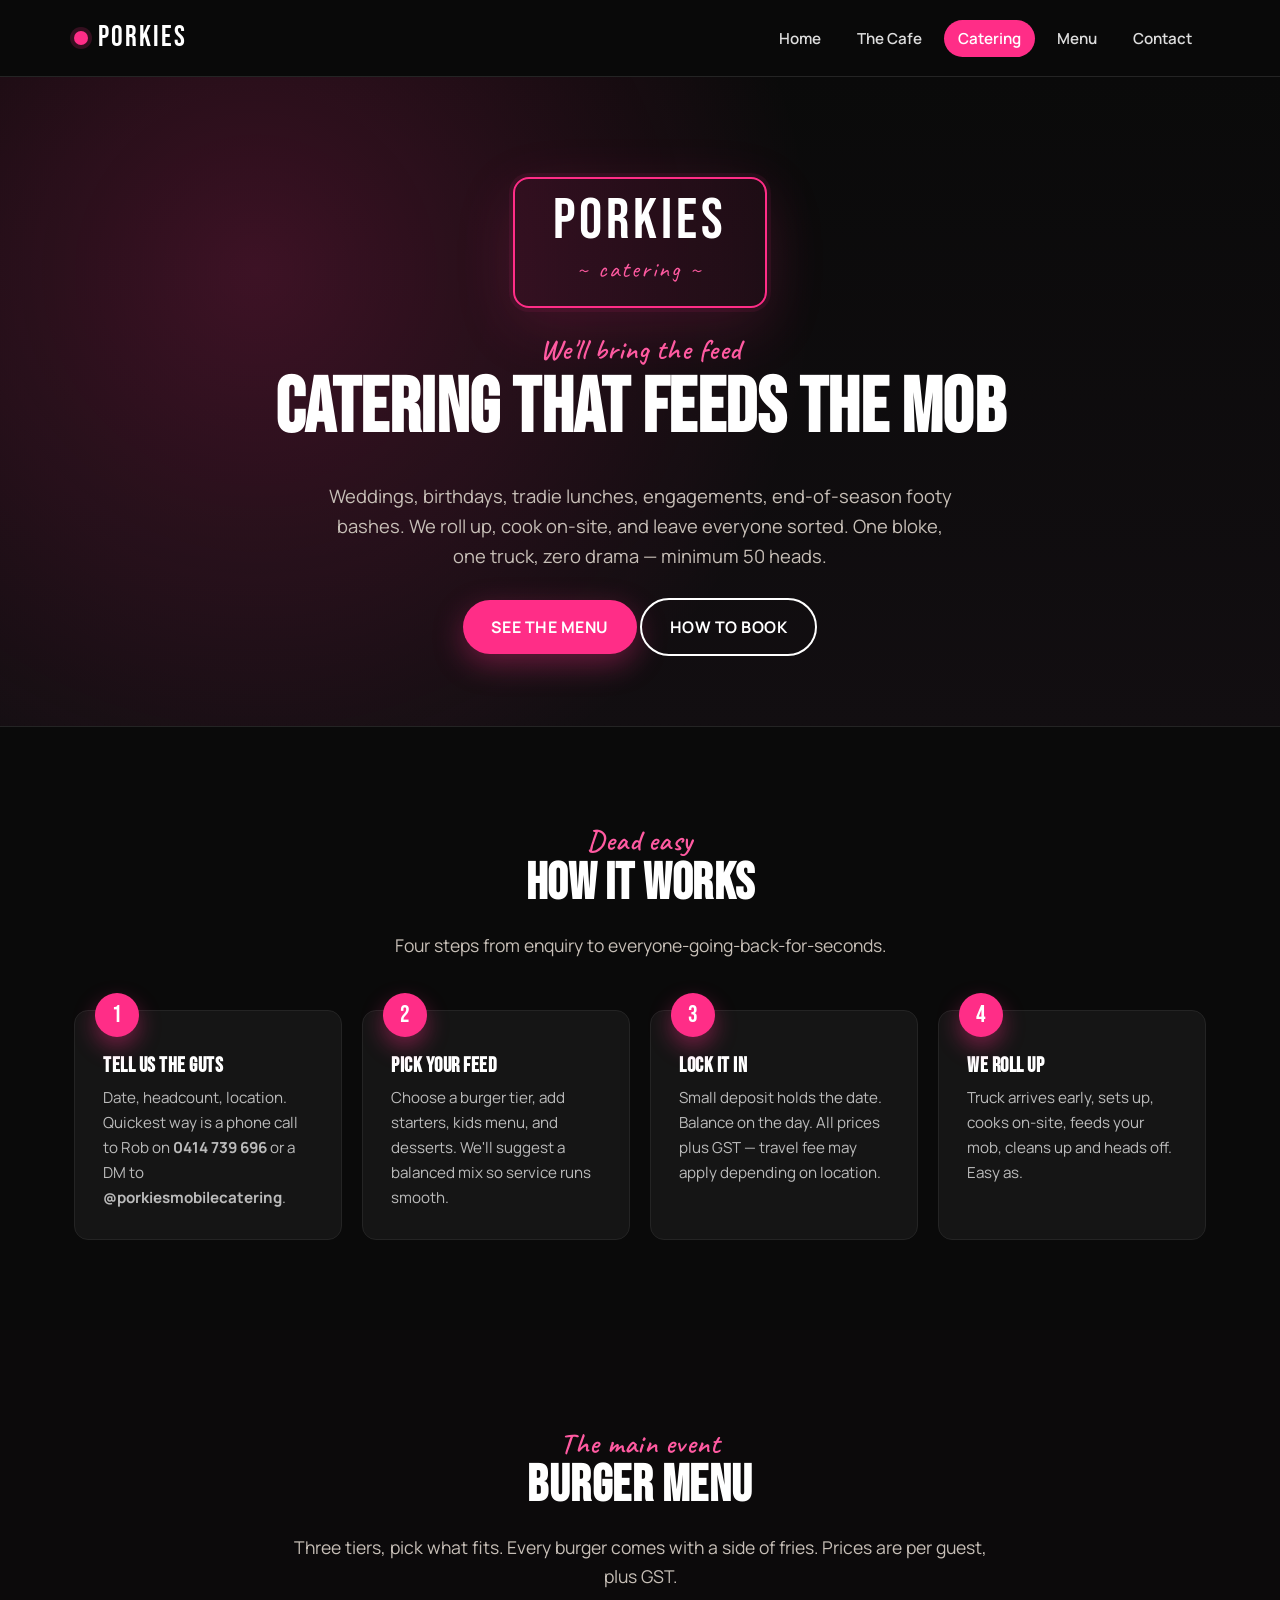
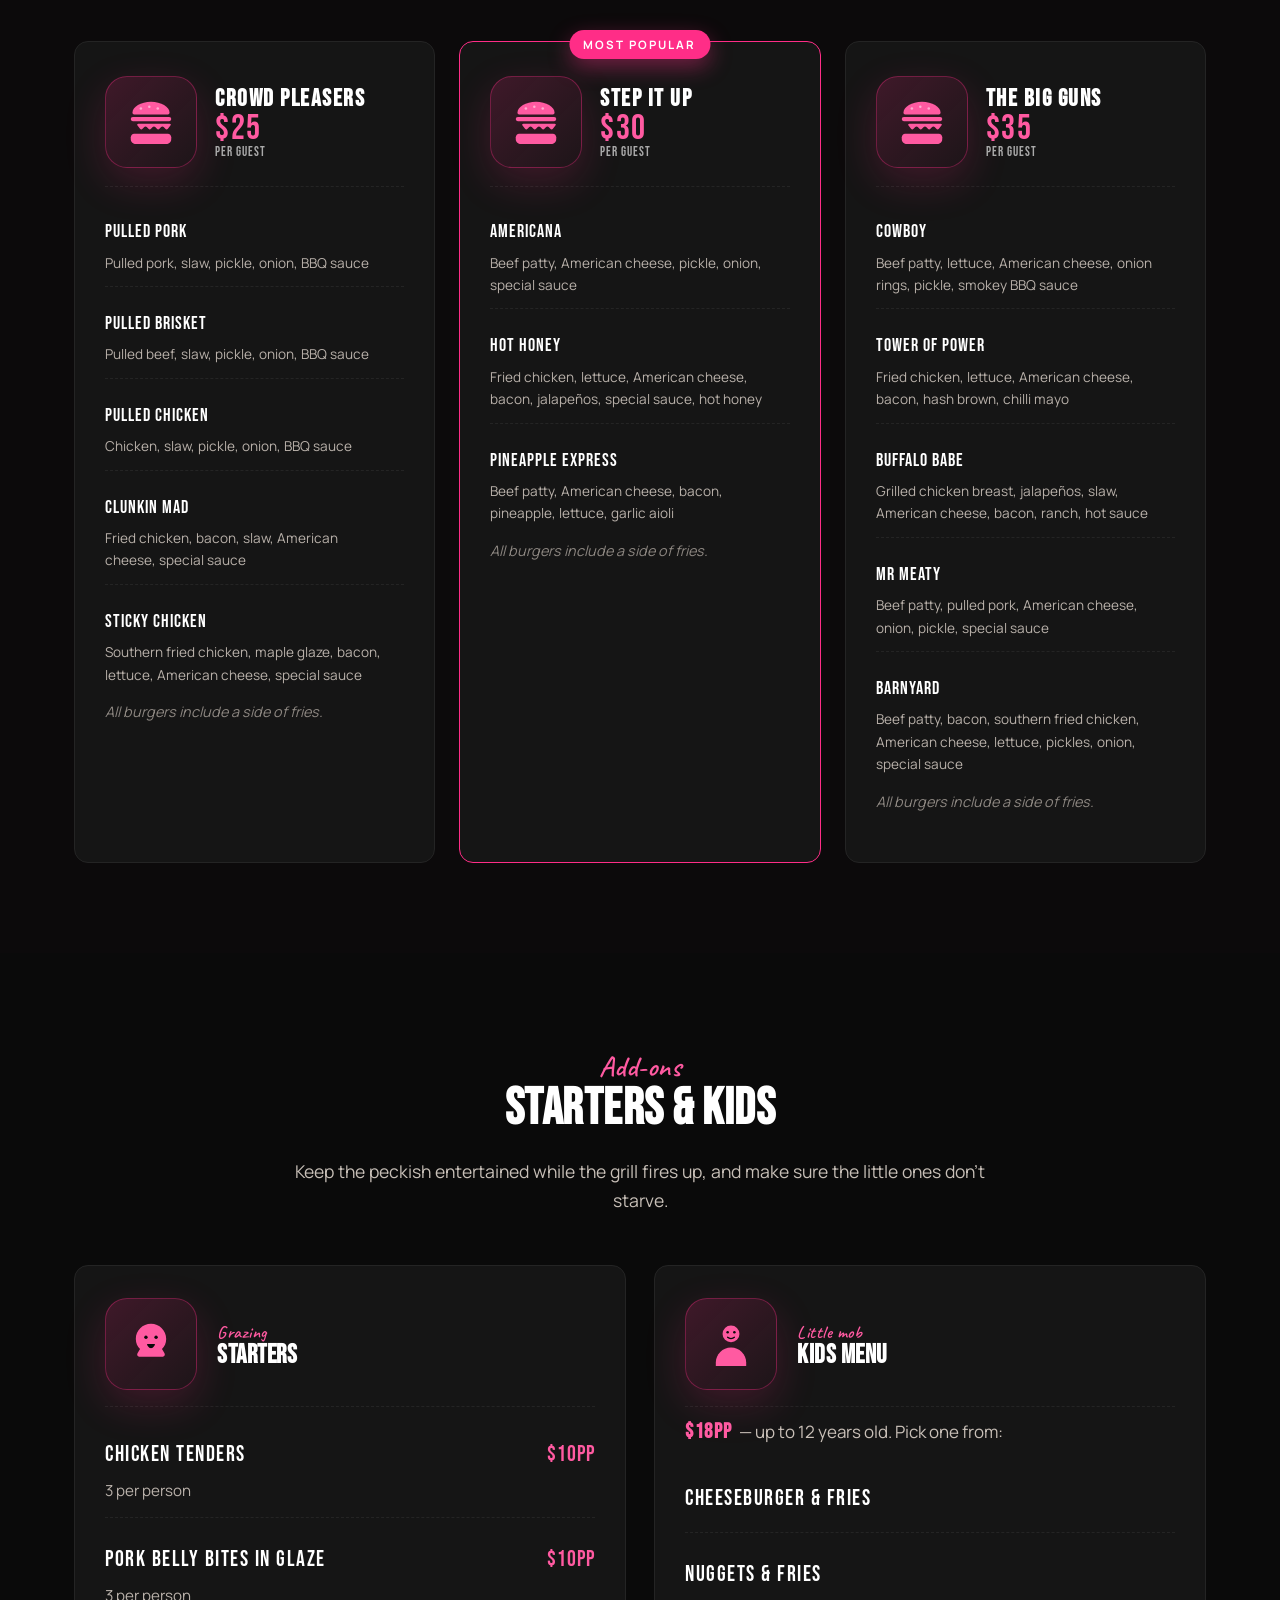
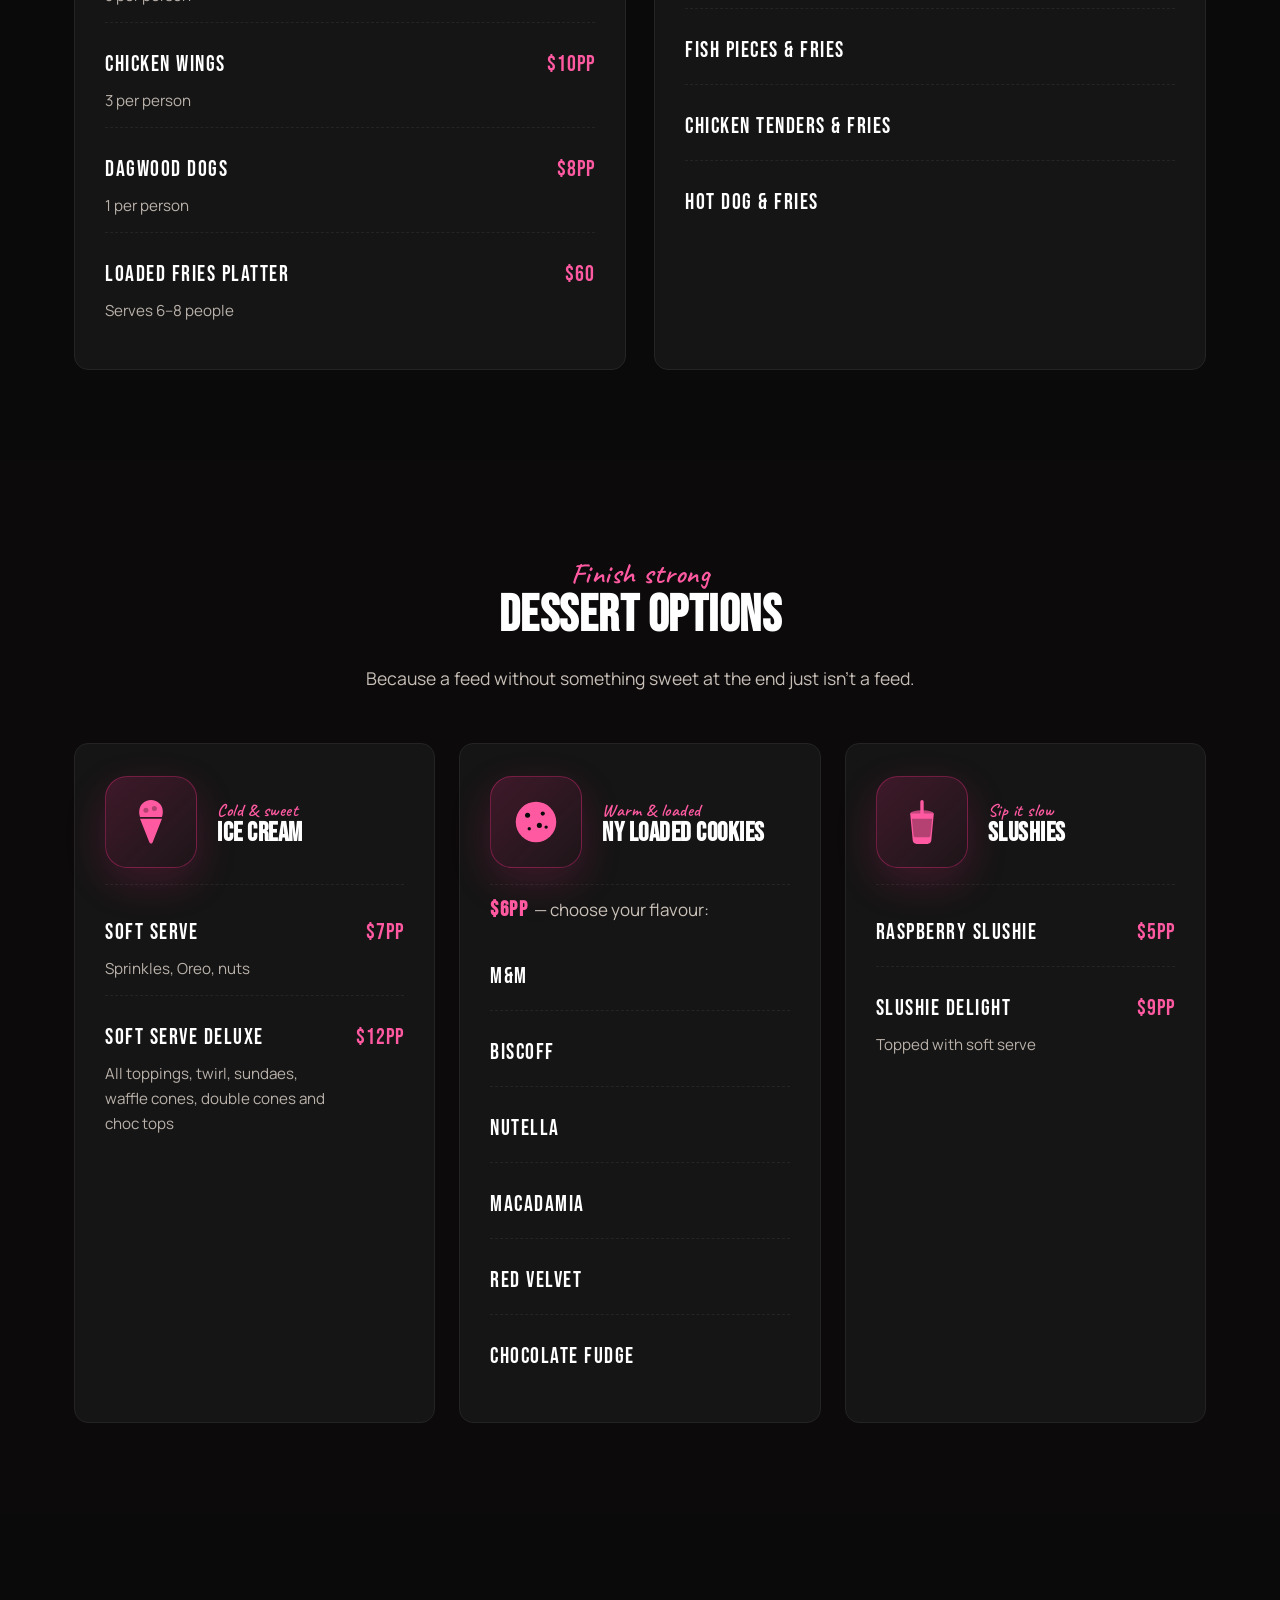
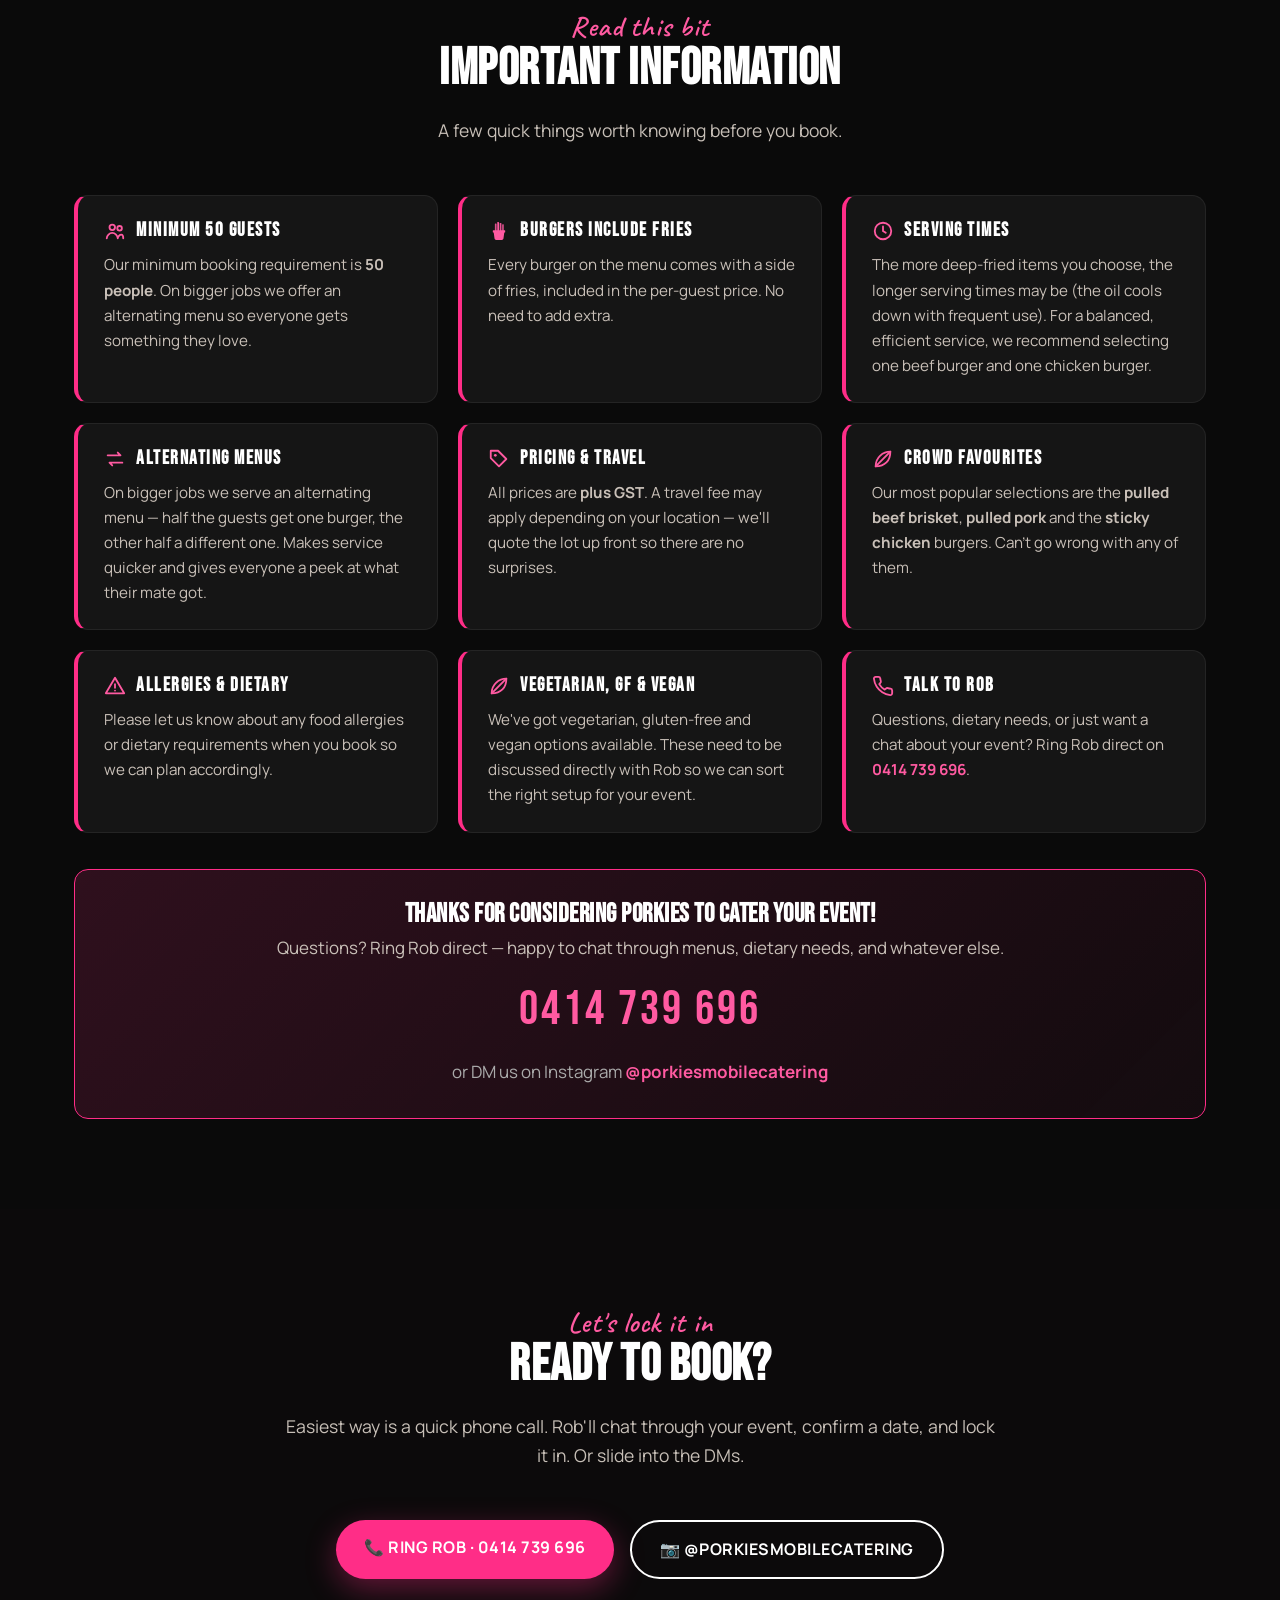
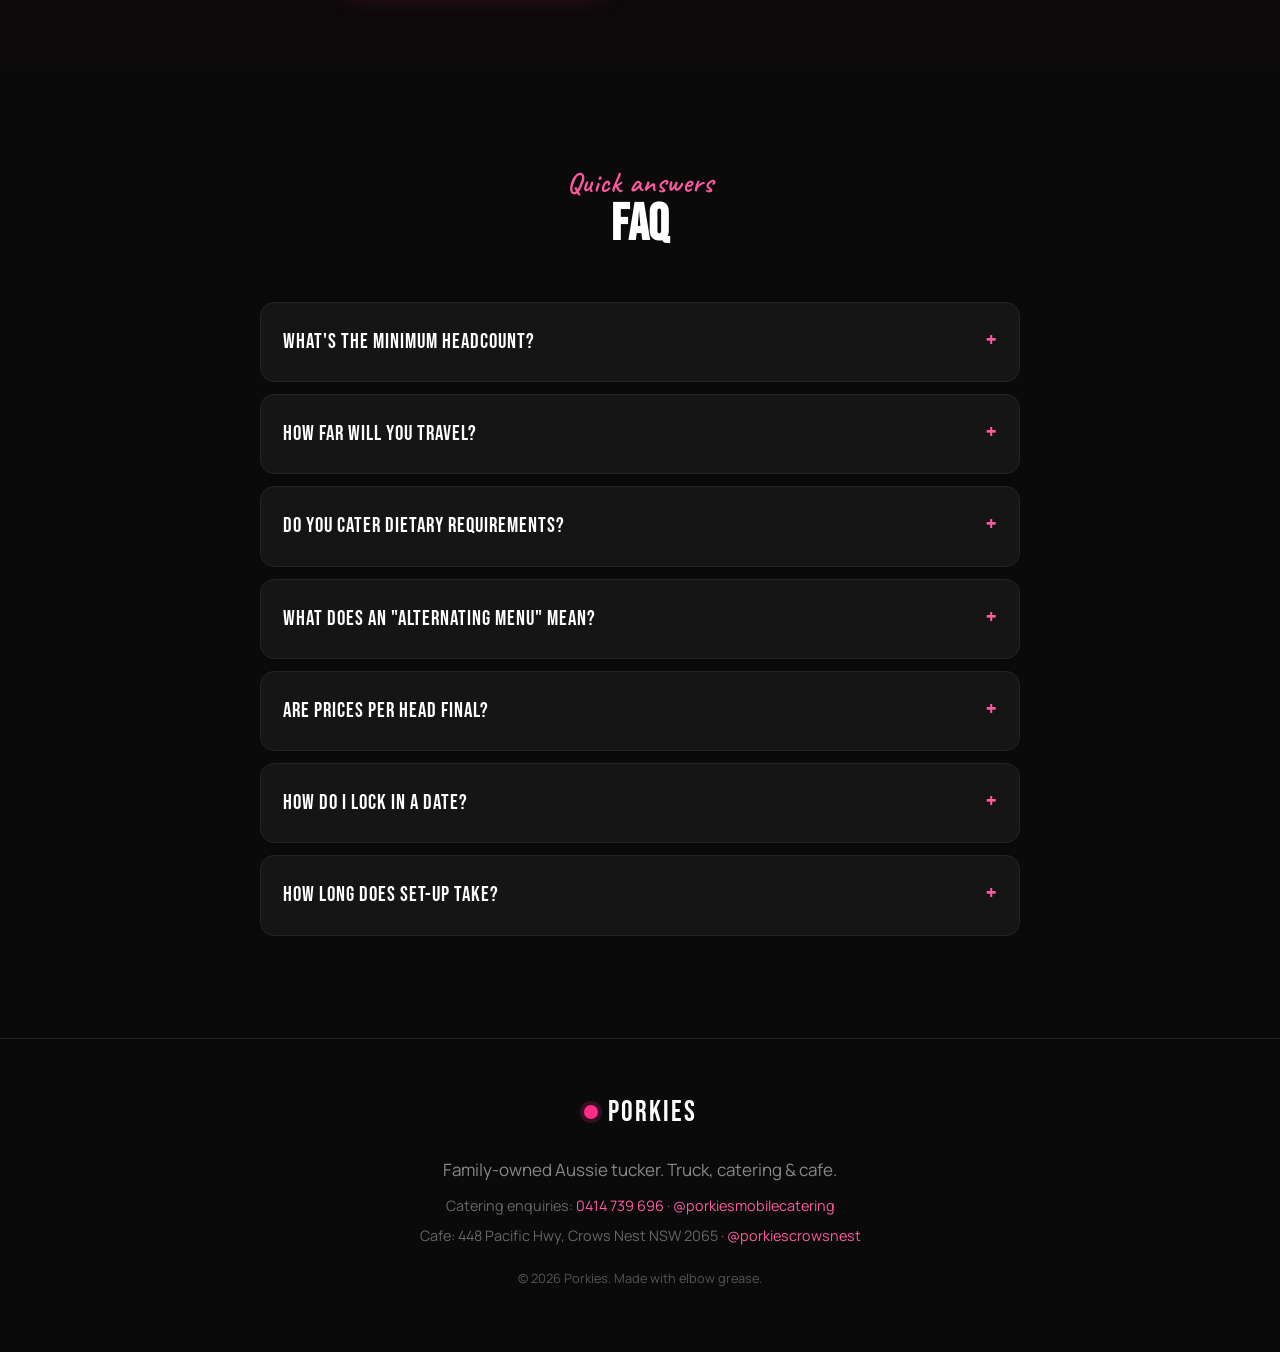
<file: catering.html>
<!DOCTYPE html>
<html lang="en-AU">
<head>
  <meta charset="UTF-8" />
  <meta name="viewport" content="width=device-width, initial-scale=1.0" />
  <title>Porkies Catering — Weddings, Parties, Corporate Feeds</title>
  <meta name="description" content="Porkies brings the truck to you. Smash burgers, pulled pork, loaded fries, desserts. Minimum 50 guests. Ring Rob on 0414 739 696." />
  <link rel="preconnect" href="https://fonts.googleapis.com" />
  <link rel="preconnect" href="https://fonts.gstatic.com" crossorigin />
  <link href="https://fonts.googleapis.com/css2?family=Bebas+Neue&family=Caveat:wght@600;700&family=Manrope:wght@400;600;700;800&display=swap" rel="stylesheet" />
  <link rel="stylesheet" href="css/style.css" />
</head>
<body>

  <!-- Reusable SVG icons -->
  <svg xmlns="http://www.w3.org/2000/svg" style="display:none;">
    <symbol id="icon-burger" viewBox="0 0 64 64">
      <path fill="currentColor" d="M32 8c-12 0-22 6-22 13 0 1 1 2 2 2h40c1 0 2-1 2-2 0-7-10-13-22-13z"/>
      <rect x="8" y="26" width="48" height="5" rx="2.5" fill="currentColor"/>
      <path fill="currentColor" d="M10 34h44c1.5 0 2 1 1 2l-3 4c-1 1-2 1-3 0l-2-2c-1-1-2-1-3 0l-2 2c-1 1-2 1-3 0l-2-2c-1-1-2-1-3 0l-2 2c-1 1-2 1-3 0l-2-2c-1-1-2-1-3 0l-2 2c-1 1-2 1-3 0l-3-4c-1-1 0-2 1-2z"/>
      <path fill="currentColor" d="M12 46h40c2 0 4 2 4 4v2c0 4-3 6-6 6H14c-3 0-6-2-6-6v-2c0-2 2-4 4-4z"/>
      <circle cx="20" cy="16" r="1.5" fill="#fff" opacity=".5"/>
      <circle cx="30" cy="14" r="1.5" fill="#fff" opacity=".5"/>
      <circle cx="40" cy="16" r="1.5" fill="#fff" opacity=".5"/>
    </symbol>
    <symbol id="icon-fries" viewBox="0 0 64 64">
      <path fill="currentColor" d="M16 32h32l-3 22c-.3 2.3-2.3 4-4.6 4H23.6c-2.3 0-4.3-1.7-4.6-4L16 32z"/>
      <rect x="20" y="10" width="5" height="26" rx="1.5" fill="currentColor" opacity=".85"/>
      <rect x="27" y="6" width="5" height="30" rx="1.5" fill="currentColor"/>
      <rect x="34" y="9" width="5" height="27" rx="1.5" fill="currentColor" opacity=".9"/>
      <rect x="41" y="12" width="5" height="24" rx="1.5" fill="currentColor" opacity=".8"/>
      <rect x="14" y="30" width="36" height="6" rx="1" fill="currentColor"/>
    </symbol>
    <symbol id="icon-chicken" viewBox="0 0 64 64">
      <path fill="currentColor" d="M32 8c-10 0-18 8-18 18 0 5 2 9 5 12l-3 5c-1 2 0 4 2 4h28c2 0 3-2 2-4l-3-5c3-3 5-7 5-12 0-10-8-18-18-18z"/>
      <circle cx="26" cy="24" r="2" fill="#0a0a0a"/>
      <circle cx="38" cy="24" r="2" fill="#0a0a0a"/>
      <path fill="#0a0a0a" d="M28 32h8c1 0 1 1 0 2-1 2-3 3-4 3s-3-1-4-3c-1-1-1-2 0-2z"/>
    </symbol>
    <symbol id="icon-cookie" viewBox="0 0 64 64">
      <circle cx="32" cy="32" r="24" fill="currentColor"/>
      <circle cx="22" cy="24" r="3" fill="#0a0a0a"/>
      <circle cx="40" cy="22" r="2.5" fill="#0a0a0a"/>
      <circle cx="36" cy="36" r="3" fill="#0a0a0a"/>
      <circle cx="24" cy="40" r="2" fill="#0a0a0a"/>
      <circle cx="44" cy="38" r="2" fill="#0a0a0a"/>
    </symbol>
    <symbol id="icon-icecream" viewBox="0 0 64 64">
      <path fill="currentColor" d="M32 6c-8 0-14 6-14 14 0 2 .3 4 1 6h26c.7-2 1-4 1-6 0-8-6-14-14-14z"/>
      <path fill="currentColor" d="M19 28h26l-11 28c-.7 2-3 2-4 0L19 28z"/>
      <circle cx="26" cy="18" r="3" fill="#0a0a0a" opacity=".3"/>
      <circle cx="36" cy="16" r="3" fill="#0a0a0a" opacity=".3"/>
    </symbol>
    <symbol id="icon-slushie" viewBox="0 0 64 64">
      <path fill="currentColor" d="M18 22h28l-3 32c-.2 2.3-2.2 4-4.5 4H25.5c-2.3 0-4.3-1.7-4.5-4l-3-32z"/>
      <ellipse cx="32" cy="22" rx="14" ry="4" fill="currentColor" opacity=".7"/>
      <path fill="#0a0a0a" opacity=".3" d="M20 28l2 20c.1 1 1 2 2 2h16c1 0 2-1 2-2l2-20H20z"/>
      <rect x="30" y="6" width="4" height="18" rx="2" fill="currentColor"/>
    </symbol>
    <symbol id="icon-kids" viewBox="0 0 64 64">
      <circle cx="32" cy="20" r="10" fill="currentColor"/>
      <path fill="currentColor" d="M14 54c0-10 8-18 18-18s18 8 18 18v4H14v-4z"/>
      <circle cx="28" cy="18" r="1.5" fill="#0a0a0a"/>
      <circle cx="36" cy="18" r="1.5" fill="#0a0a0a"/>
      <path fill="none" stroke="#0a0a0a" stroke-width="1.5" stroke-linecap="round" d="M28 24c2 2 6 2 8 0"/>
    </symbol>
    <symbol id="icon-clock" viewBox="0 0 24 24">
      <circle cx="12" cy="12" r="9" fill="none" stroke="currentColor" stroke-width="2"/>
      <path d="M12 7v5l3 2" fill="none" stroke="currentColor" stroke-width="2" stroke-linecap="round"/>
    </symbol>
    <symbol id="icon-leaf" viewBox="0 0 24 24">
      <path d="M4 20c0-10 8-16 16-16 0 10-6 16-16 16z" fill="none" stroke="currentColor" stroke-width="2" stroke-linejoin="round"/>
      <path d="M4 20c4-4 8-8 16-16" fill="none" stroke="currentColor" stroke-width="2" stroke-linecap="round"/>
    </symbol>
    <symbol id="icon-alert" viewBox="0 0 24 24">
      <path d="M12 3L2 20h20L12 3z" fill="none" stroke="currentColor" stroke-width="2" stroke-linejoin="round"/>
      <path d="M12 10v4" stroke="currentColor" stroke-width="2" stroke-linecap="round"/>
      <circle cx="12" cy="17" r="1" fill="currentColor"/>
    </symbol>
    <symbol id="icon-users" viewBox="0 0 24 24">
      <circle cx="9" cy="8" r="3" fill="none" stroke="currentColor" stroke-width="2"/>
      <circle cx="17" cy="9" r="2.5" fill="none" stroke="currentColor" stroke-width="2"/>
      <path d="M3 20c0-3 3-6 6-6s6 3 6 6M15 20c0-2 2-4 4-4s2 2 2 4" fill="none" stroke="currentColor" stroke-width="2" stroke-linecap="round"/>
    </symbol>
    <symbol id="icon-swap" viewBox="0 0 24 24">
      <path d="M4 8h14l-3-3M20 16H6l3 3" fill="none" stroke="currentColor" stroke-width="2" stroke-linecap="round" stroke-linejoin="round"/>
    </symbol>
    <symbol id="icon-tag" viewBox="0 0 24 24">
      <path d="M20 12l-8 8-9-9V3h8l9 9z" fill="none" stroke="currentColor" stroke-width="2" stroke-linejoin="round"/>
      <circle cx="8" cy="8" r="1.5" fill="currentColor"/>
    </symbol>
    <symbol id="icon-phone" viewBox="0 0 24 24">
      <path d="M22 16.9v3a2 2 0 01-2.2 2 19.8 19.8 0 01-8.6-3.1 19.5 19.5 0 01-6-6 19.8 19.8 0 01-3.1-8.7A2 2 0 014 2h3a2 2 0 012 1.7c.1 1 .3 1.9.6 2.8a2 2 0 01-.5 2.1L7.9 10a16 16 0 006 6l1.4-1.2a2 2 0 012.1-.5c.9.3 1.8.5 2.8.6a2 2 0 011.7 2z" fill="none" stroke="currentColor" stroke-width="2" stroke-linejoin="round"/>
    </symbol>
  </svg>

  <nav class="nav">
    <div class="nav-inner">
      <a href="index.html" class="brand"><span class="dot"></span> PORKIES</a>
      <button class="nav-toggle" aria-label="Menu" onclick="document.getElementById('navList').classList.toggle('open')">☰</button>
      <ul id="navList">
        <li><a class="link" href="index.html">Home</a></li>
        <li><a class="link" href="cafe.html">The Cafe</a></li>
        <li><a class="link active" href="catering.html">Catering</a></li>
        <li><a class="link" href="index.html#menu">Menu</a></li>
        <li><a class="link" href="index.html#contact">Contact</a></li>
      </ul>
    </div>
  </nav>

  <!-- PAGE HERO -->
  <header class="page-hero">
    <div class="wrap">
      <div class="cat-logo">
        <span class="bigname">PORKIES</span>
        <span class="subname">~ catering ~</span>
      </div>
      <span class="handwritten">We'll bring the feed</span>
      <h1>Catering That Feeds the Mob</h1>
      <p>Weddings, birthdays, tradie lunches, engagements, end-of-season footy bashes. We roll up, cook on-site, and leave everyone sorted. One bloke, one truck, zero drama — minimum 50 heads.</p>
      <a href="#menu" class="btn btn-primary">See the Menu</a>
      <a href="#enquiry" class="btn btn-ghost">How to Book</a>
    </div>
  </header>

  <!-- PROCESS -->
  <section>
    <div class="wrap">
      <div class="section-head">
        <span class="handwritten">Dead easy</span>
        <h2>How it works</h2>
        <p>Four steps from enquiry to everyone-going-back-for-seconds.</p>
      </div>
      <div class="steps" style="margin-top:40px;">
        <div class="step">
          <div class="num">1</div>
          <h3>Tell us the guts</h3>
          <p>Date, headcount, location. Quickest way is a phone call to Rob on <strong>0414 739 696</strong> or a DM to <strong>@porkiesmobilecatering</strong>.</p>
        </div>
        <div class="step">
          <div class="num">2</div>
          <h3>Pick your feed</h3>
          <p>Choose a burger tier, add starters, kids menu, and desserts. We'll suggest a balanced mix so service runs smooth.</p>
        </div>
        <div class="step">
          <div class="num">3</div>
          <h3>Lock it in</h3>
          <p>Small deposit holds the date. Balance on the day. All prices plus GST — travel fee may apply depending on location.</p>
        </div>
        <div class="step">
          <div class="num">4</div>
          <h3>We roll up</h3>
          <p>Truck arrives early, sets up, cooks on-site, feeds your mob, cleans up and heads off. Easy as.</p>
        </div>
      </div>
    </div>
  </section>

  <!-- BURGER TIERS -->
  <section id="menu" style="background:#0c0a0b;">
    <div class="wrap">
      <div class="section-head">
        <span class="handwritten">The main event</span>
        <h2>Burger Menu</h2>
        <p>Three tiers, pick what fits. Every burger comes with a side of fries. Prices are per guest, plus GST.</p>
      </div>

      <div class="cat-grid-3" style="margin-top:50px;">

        <!-- $25 TIER -->
        <div class="tier-card">
          <div class="tier-head">
            <div class="cat-icon"><svg><use href="#icon-burger"/></svg></div>
            <div>
              <h3>Crowd Pleasers</h3>
              <div class="tier-price">$25<small>PER GUEST</small></div>
            </div>
          </div>
          <div class="menu-list">
            <div class="item">
              <div>
                <div class="name">Pulled Pork</div>
                <div class="desc">Pulled pork, slaw, pickle, onion, BBQ sauce</div>
              </div>
            </div>
            <div class="item">
              <div>
                <div class="name">Pulled Brisket</div>
                <div class="desc">Pulled beef, slaw, pickle, onion, BBQ sauce</div>
              </div>
            </div>
            <div class="item">
              <div>
                <div class="name">Pulled Chicken</div>
                <div class="desc">Chicken, slaw, pickle, onion, BBQ sauce</div>
              </div>
            </div>
            <div class="item">
              <div>
                <div class="name">Clunkin Mad</div>
                <div class="desc">Fried chicken, bacon, slaw, American cheese, special sauce</div>
              </div>
            </div>
            <div class="item">
              <div>
                <div class="name">Sticky Chicken</div>
                <div class="desc">Southern fried chicken, maple glaze, bacon, lettuce, American cheese, special sauce</div>
              </div>
            </div>
          </div>
          <p class="menu-note" style="margin-top:14px;">All burgers include a side of fries.</p>
        </div>

        <!-- $30 TIER -->
        <div class="tier-card featured">
          <div class="tier-head">
            <div class="cat-icon"><svg><use href="#icon-burger"/></svg></div>
            <div>
              <h3>Step It Up</h3>
              <div class="tier-price">$30<small>PER GUEST</small></div>
            </div>
          </div>
          <div class="menu-list">
            <div class="item">
              <div>
                <div class="name">Americana</div>
                <div class="desc">Beef patty, American cheese, pickle, onion, special sauce</div>
              </div>
            </div>
            <div class="item">
              <div>
                <div class="name">Hot Honey</div>
                <div class="desc">Fried chicken, lettuce, American cheese, bacon, jalapeños, special sauce, hot honey</div>
              </div>
            </div>
            <div class="item">
              <div>
                <div class="name">Pineapple Express</div>
                <div class="desc">Beef patty, American cheese, bacon, pineapple, lettuce, garlic aioli</div>
              </div>
            </div>
          </div>
          <p class="menu-note" style="margin-top:14px;">All burgers include a side of fries.</p>
        </div>

        <!-- $35 TIER -->
        <div class="tier-card">
          <div class="tier-head">
            <div class="cat-icon"><svg><use href="#icon-burger"/></svg></div>
            <div>
              <h3>The Big Guns</h3>
              <div class="tier-price">$35<small>PER GUEST</small></div>
            </div>
          </div>
          <div class="menu-list">
            <div class="item">
              <div>
                <div class="name">Cowboy</div>
                <div class="desc">Beef patty, lettuce, American cheese, onion rings, pickle, smokey BBQ sauce</div>
              </div>
            </div>
            <div class="item">
              <div>
                <div class="name">Tower of Power</div>
                <div class="desc">Fried chicken, lettuce, American cheese, bacon, hash brown, chilli mayo</div>
              </div>
            </div>
            <div class="item">
              <div>
                <div class="name">Buffalo Babe</div>
                <div class="desc">Grilled chicken breast, jalapeños, slaw, American cheese, bacon, ranch, hot sauce</div>
              </div>
            </div>
            <div class="item">
              <div>
                <div class="name">Mr Meaty</div>
                <div class="desc">Beef patty, pulled pork, American cheese, onion, pickle, special sauce</div>
              </div>
            </div>
            <div class="item">
              <div>
                <div class="name">Barnyard</div>
                <div class="desc">Beef patty, bacon, southern fried chicken, American cheese, lettuce, pickles, onion, special sauce</div>
              </div>
            </div>
          </div>
          <p class="menu-note" style="margin-top:14px;">All burgers include a side of fries.</p>
        </div>

      </div>
    </div>
  </section>

  <!-- STARTERS + KIDS -->
  <section>
    <div class="wrap">
      <div class="section-head">
        <span class="handwritten">Add-ons</span>
        <h2>Starters &amp; Kids</h2>
        <p>Keep the peckish entertained while the grill fires up, and make sure the little ones don't starve.</p>
      </div>

      <div class="cat-grid-2" style="margin-top:40px;">

        <!-- STARTERS -->
        <div class="cat-block">
          <div class="cat-block-head">
            <div class="cat-icon"><svg><use href="#icon-chicken"/></svg></div>
            <div>
              <span class="handwritten">Grazing</span>
              <h3>Starters</h3>
            </div>
          </div>
          <div class="menu-list">
            <div class="item">
              <div>
                <div class="name">Chicken Tenders</div>
                <div class="desc">3 per person</div>
              </div>
              <div class="price">$10pp</div>
            </div>
            <div class="item">
              <div>
                <div class="name">Pork Belly Bites in Glaze</div>
                <div class="desc">3 per person</div>
              </div>
              <div class="price">$10pp</div>
            </div>
            <div class="item">
              <div>
                <div class="name">Chicken Wings</div>
                <div class="desc">3 per person</div>
              </div>
              <div class="price">$10pp</div>
            </div>
            <div class="item">
              <div>
                <div class="name">Dagwood Dogs</div>
                <div class="desc">1 per person</div>
              </div>
              <div class="price">$8pp</div>
            </div>
            <div class="item">
              <div>
                <div class="name">Loaded Fries Platter</div>
                <div class="desc">Serves 6–8 people</div>
              </div>
              <div class="price">$60</div>
            </div>
          </div>
        </div>

        <!-- KIDS -->
        <div class="cat-block">
          <div class="cat-block-head">
            <div class="cat-icon"><svg><use href="#icon-kids"/></svg></div>
            <div>
              <span class="handwritten">Little mob</span>
              <h3>Kids Menu</h3>
            </div>
          </div>
          <p style="color:#c9c0b8;margin:-8px 0 18px;">
            <strong style="color:var(--pink-hot);font-family:'Bebas Neue',Impact,sans-serif;letter-spacing:1.5px;font-size:1.3rem;">$18pp</strong>
            &nbsp;— up to 12 years old. Pick one from:
          </p>
          <div class="menu-list">
            <div class="item"><div><div class="name">Cheeseburger &amp; Fries</div></div></div>
            <div class="item"><div><div class="name">Nuggets &amp; Fries</div></div></div>
            <div class="item"><div><div class="name">Fish Pieces &amp; Fries</div></div></div>
            <div class="item"><div><div class="name">Chicken Tenders &amp; Fries</div></div></div>
            <div class="item"><div><div class="name">Hot Dog &amp; Fries</div></div></div>
          </div>
        </div>

      </div>
    </div>
  </section>

  <!-- DESSERTS -->
  <section style="background:#0c0a0b;">
    <div class="wrap">
      <div class="section-head">
        <span class="handwritten">Finish strong</span>
        <h2>Dessert Options</h2>
        <p>Because a feed without something sweet at the end just isn't a feed.</p>
      </div>

      <div class="cat-grid-3" style="margin-top:40px;">

        <!-- ICE CREAM -->
        <div class="cat-block">
          <div class="cat-block-head">
            <div class="cat-icon"><svg><use href="#icon-icecream"/></svg></div>
            <div>
              <span class="handwritten">Cold &amp; sweet</span>
              <h3>Ice Cream</h3>
            </div>
          </div>
          <div class="menu-list">
            <div class="item">
              <div>
                <div class="name">Soft Serve</div>
                <div class="desc">Sprinkles, Oreo, nuts</div>
              </div>
              <div class="price">$7pp</div>
            </div>
            <div class="item">
              <div>
                <div class="name">Soft Serve Deluxe</div>
                <div class="desc">All toppings, twirl, sundaes, waffle cones, double cones and choc tops</div>
              </div>
              <div class="price">$12pp</div>
            </div>
          </div>
        </div>

        <!-- COOKIES -->
        <div class="cat-block">
          <div class="cat-block-head">
            <div class="cat-icon"><svg><use href="#icon-cookie"/></svg></div>
            <div>
              <span class="handwritten">Warm &amp; loaded</span>
              <h3>NY Loaded Cookies</h3>
            </div>
          </div>
          <p style="color:#c9c0b8;margin:-8px 0 18px;">
            <strong style="color:var(--pink-hot);font-family:'Bebas Neue',Impact,sans-serif;letter-spacing:1.5px;font-size:1.3rem;">$6pp</strong>
            &nbsp;— choose your flavour:
          </p>
          <div class="menu-list">
            <div class="item"><div><div class="name">M&amp;M</div></div></div>
            <div class="item"><div><div class="name">Biscoff</div></div></div>
            <div class="item"><div><div class="name">Nutella</div></div></div>
            <div class="item"><div><div class="name">Macadamia</div></div></div>
            <div class="item"><div><div class="name">Red Velvet</div></div></div>
            <div class="item"><div><div class="name">Chocolate Fudge</div></div></div>
          </div>
        </div>

        <!-- SLUSHIES -->
        <div class="cat-block">
          <div class="cat-block-head">
            <div class="cat-icon"><svg><use href="#icon-slushie"/></svg></div>
            <div>
              <span class="handwritten">Sip it slow</span>
              <h3>Slushies</h3>
            </div>
          </div>
          <div class="menu-list">
            <div class="item">
              <div>
                <div class="name">Raspberry Slushie</div>
              </div>
              <div class="price">$5pp</div>
            </div>
            <div class="item">
              <div>
                <div class="name">Slushie Delight</div>
                <div class="desc">Topped with soft serve</div>
              </div>
              <div class="price">$9pp</div>
            </div>
          </div>
        </div>

      </div>
    </div>
  </section>

  <!-- IMPORTANT INFORMATION -->
  <section>
    <div class="wrap">
      <div class="section-head">
        <span class="handwritten">Read this bit</span>
        <h2>Important Information</h2>
        <p>A few quick things worth knowing before you book.</p>
      </div>

      <div class="info-grid" style="margin-top:40px;">

        <div class="info-card">
          <h4><svg><use href="#icon-users"/></svg> Minimum 50 Guests</h4>
          <p>Our minimum booking requirement is <strong>50 people</strong>. On bigger jobs we offer an alternating menu so everyone gets something they love.</p>
        </div>

        <div class="info-card">
          <h4><svg><use href="#icon-fries"/></svg> Burgers Include Fries</h4>
          <p>Every burger on the menu comes with a side of fries, included in the per-guest price. No need to add extra.</p>
        </div>

        <div class="info-card">
          <h4><svg><use href="#icon-clock"/></svg> Serving Times</h4>
          <p>The more deep-fried items you choose, the longer serving times may be (the oil cools down with frequent use). For a balanced, efficient service, we recommend selecting one beef burger and one chicken burger.</p>
        </div>

        <div class="info-card">
          <h4><svg><use href="#icon-swap"/></svg> Alternating Menus</h4>
          <p>On bigger jobs we serve an alternating menu — half the guests get one burger, the other half a different one. Makes service quicker and gives everyone a peek at what their mate got.</p>
        </div>

        <div class="info-card">
          <h4><svg><use href="#icon-tag"/></svg> Pricing &amp; Travel</h4>
          <p>All prices are <strong>plus GST</strong>. A travel fee may apply depending on your location — we'll quote the lot up front so there are no surprises.</p>
        </div>

        <div class="info-card">
          <h4><svg><use href="#icon-leaf"/></svg> Crowd Favourites</h4>
          <p>Our most popular selections are the <strong>pulled beef brisket</strong>, <strong>pulled pork</strong> and the <strong>sticky chicken</strong> burgers. Can't go wrong with any of them.</p>
        </div>

        <div class="info-card">
          <h4><svg><use href="#icon-alert"/></svg> Allergies &amp; Dietary</h4>
          <p>Please let us know about any food allergies or dietary requirements when you book so we can plan accordingly.</p>
        </div>

        <div class="info-card">
          <h4><svg><use href="#icon-leaf"/></svg> Vegetarian, GF &amp; Vegan</h4>
          <p>We've got vegetarian, gluten-free and vegan options available. These need to be discussed directly with Rob so we can sort the right setup for your event.</p>
        </div>

        <div class="info-card">
          <h4><svg><use href="#icon-phone"/></svg> Talk to Rob</h4>
          <p>Questions, dietary needs, or just want a chat about your event? Ring Rob direct on <strong style="color:var(--pink-hot);">0414 739 696</strong>.</p>
        </div>

      </div>

      <div class="phone-callout">
        <h3>Thanks for considering Porkies to cater your event!</h3>
        <p style="color:#c9c0b8;margin:0;">Questions? Ring Rob direct — happy to chat through menus, dietary needs, and whatever else.</p>
        <a href="tel:0414739696" class="phone-big">0414 739 696</a>
        <p style="margin:0;color:#aaa;">or DM us on Instagram <a href="https://instagram.com/porkiesmobilecatering" target="_blank" rel="noopener"><strong style="color:var(--pink-hot);">@porkiesmobilecatering</strong></a></p>
      </div>
    </div>
  </section>

  <!-- GET IN TOUCH -->
  <section id="enquiry" style="background:#0c0a0b;">
    <div class="wrap" style="max-width:760px;text-align:center;">
      <div class="section-head">
        <span class="handwritten">Let's lock it in</span>
        <h2>Ready to book?</h2>
        <p>Easiest way is a quick phone call. Rob'll chat through your event, confirm a date, and lock it in. Or slide into the DMs.</p>
      </div>
      <div style="display:flex;gap:16px;justify-content:center;flex-wrap:wrap;margin-top:30px;">
        <a href="tel:0414739696" class="btn btn-primary">📞 Ring Rob · 0414 739 696</a>
        <a href="https://instagram.com/porkiesmobilecatering" target="_blank" rel="noopener" class="btn btn-ghost">📷 @porkiesmobilecatering</a>
      </div>
    </div>
  </section>

  <!-- FAQ -->
  <section>
    <div class="wrap">
      <div class="section-head">
        <span class="handwritten">Quick answers</span>
        <h2>FAQ</h2>
      </div>
      <div class="faq" style="max-width:760px;margin:40px auto 0;">
        <details>
          <summary>What's the minimum headcount?</summary>
          <p>50 people. For smaller groups we can point you towards a few options or take bookings at the Porkies cafe instead.</p>
        </details>
        <details>
          <summary>How far will you travel?</summary>
          <p>We'll go a fair way for the right gig. Travel fees kick in outside our usual area — we'll be straight with you about cost up front.</p>
        </details>
        <details>
          <summary>Do you cater dietary requirements?</summary>
          <p>Yes — vegetarian, gluten-free, and vegan options are all available, but need to be discussed with Rob directly on <strong>0414 739 696</strong> so we can plan the right setup. All allergies and dietary requirements must be advised when you book.</p>
        </details>
        <details>
          <summary>What does an "alternating menu" mean?</summary>
          <p>On bigger jobs we serve an alternating menu — half the guests get one burger, the other half a different one. Speeds up service and gives everyone variety.</p>
        </details>
        <details>
          <summary>Are prices per head final?</summary>
          <p>Per-guest prices are plus GST. A travel fee may apply depending on location — we'll quote the full amount up front so there are no surprises.</p>
        </details>
        <details>
          <summary>How do I lock in a date?</summary>
          <p>Ring Rob on <strong>0414 739 696</strong> or DM <strong>@porkiesmobilecatering</strong> on Instagram. We'll chat through the menu, confirm availability, and lock it in with a small deposit.</p>
        </details>
        <details>
          <summary>How long does set-up take?</summary>
          <p>Rob rolls up about an hour before service starts to set up and fire the grills. Service itself is quick once we're rolling — especially if you follow our tip of picking one beef and one chicken burger.</p>
        </details>
      </div>
    </div>
  </section>

  <!-- FOOTER -->
  <footer style="background:#0a0a0a;padding:50px 0;border-top:1px solid var(--ink-line);">
    <div class="wrap" style="text-align:center;">
      <a href="index.html" class="brand" style="justify-content:center;"><span class="dot"></span> PORKIES</a>
      <p style="color:#888;margin:20px 0 10px;">Family-owned Aussie tucker. Truck, catering &amp; cafe.</p>
      <p style="color:#666;font-size:.9rem;margin:0 0 6px;">
        Catering enquiries: <a href="tel:0414739696">0414 739 696</a> &middot;
        <a href="https://instagram.com/porkiesmobilecatering" target="_blank" rel="noopener">@porkiesmobilecatering</a>
      </p>
      <p style="color:#666;font-size:.9rem;margin:0;">
        Cafe: 448 Pacific Hwy, Crows Nest NSW 2065 &middot;
        <a href="https://instagram.com/porkiescrowsnest" target="_blank" rel="noopener">@porkiescrowsnest</a>
      </p>
      <p style="color:#555;font-size:.8rem;margin-top:20px;">&copy; <span id="yr"></span> Porkies. Made with elbow grease.</p>
    </div>
  </footer>
  <script>document.getElementById('yr').textContent = new Date().getFullYear();</script>

</body>
</html>
</file>
<file: css/style.css>
/* ==========================================================================
   PORKIES — Aussie Battler Food Truck
   Theme: Black + Pink, homey and honest
   ========================================================================== */

:root {
  --ink: #0a0a0a;
  --ink-soft: #151515;
  --ink-line: #242424;
  --paper: #fff7f2;
  --paper-warm: #f3e7dd;
  --pink: #ff2d87;
  --pink-hot: #ff5aa1;
  --pink-soft: #ffd6e6;
  --cream: #fff1e6;
  --gold: #ffb347;
  --shadow: 0 20px 60px rgba(0,0,0,.35);
  --radius: 14px;
  --maxw: 1180px;
}

* { box-sizing: border-box; }
html { scroll-behavior: smooth; }
body {
  margin: 0;
  font-family: 'Manrope', 'Inter', system-ui, -apple-system, Segoe UI, Roboto, sans-serif;
  font-size: 17px;
  line-height: 1.65;
  color: #eee;
  background: var(--ink);
  -webkit-font-smoothing: antialiased;
}
img { max-width: 100%; display: block; }

h1, h2, h3, h4 {
  font-family: 'Bebas Neue', 'Oswald', Impact, sans-serif;
  letter-spacing: .5px;
  line-height: 1.05;
  margin: 0 0 .4em;
  color: #fff;
}
h1 { font-size: clamp(2.8rem, 6vw, 5.2rem); }
h2 { font-size: clamp(2rem, 4vw, 3.2rem); }
h3 { font-size: 1.5rem; }
p { margin: 0 0 1em; }

a { color: var(--pink-hot); text-decoration: none; }
a:hover { color: #fff; }

.handwritten {
  font-family: 'Caveat', 'Kalam', cursive;
  font-weight: 600;
  color: var(--pink-hot);
  letter-spacing: .5px;
}

.wrap { max-width: var(--maxw); margin: 0 auto; padding: 0 24px; }

/* ---------- NAV ---------- */
.nav {
  position: sticky;
  top: 0;
  z-index: 50;
  background: rgba(10,10,10,.92);
  backdrop-filter: saturate(140%) blur(10px);
  border-bottom: 1px solid var(--ink-line);
}
.nav-inner {
  display: flex; align-items: center; justify-content: space-between;
  padding: 14px 24px; max-width: var(--maxw); margin: 0 auto;
  position: relative;
}
.brand {
  display: flex; align-items: center; gap: 10px;
  font-family: 'Bebas Neue', Impact, sans-serif;
  font-size: 1.8rem; color: #fff; letter-spacing: 2px;
}
.brand .dot {
  width: 14px; height: 14px; border-radius: 50%;
  background: var(--pink); box-shadow: 0 0 0 4px rgba(255,45,135,.18);
}
.nav ul { list-style: none; display: flex; gap: 8px; margin: 0; padding: 0; }
.nav a.link {
  color: #ddd; padding: 8px 14px; border-radius: 999px;
  font-weight: 600; font-size: .95rem; transition: all .2s;
}
.nav a.link:hover { background: var(--ink-soft); color: #fff; }
.nav a.link.active { background: var(--pink); color: #fff; }
.nav-toggle {
  display: none; background: transparent; color: #fff;
  border: 1px solid var(--ink-line); padding: 8px 12px;
  border-radius: 8px; cursor: pointer; font-size: 1.2rem;
}

/* ---------- BUTTONS ---------- */
.btn {
  display: inline-block; padding: 14px 28px; border-radius: 999px;
  font-weight: 700; font-size: 1rem; letter-spacing: .5px;
  text-transform: uppercase; cursor: pointer; border: 0;
  transition: transform .15s ease, box-shadow .15s ease, background .15s;
}
.btn-primary { background: var(--pink); color: #fff; box-shadow: 0 10px 30px rgba(255,45,135,.35); }
.btn-primary:hover { transform: translateY(-2px); background: var(--pink-hot); color: #fff; }
.btn-ghost { background: transparent; color: #fff; border: 2px solid #fff; }
.btn-ghost:hover { background: #fff; color: var(--ink); }

/* ---------- HERO ---------- */
.hero {
  position: relative; min-height: 92vh;
  display: flex; align-items: center;
  padding: 80px 0 120px; overflow: hidden;
  background:
    radial-gradient(circle at 80% 20%, rgba(255,45,135,.22), transparent 55%),
    radial-gradient(circle at 10% 80%, rgba(255,45,135,.12), transparent 55%),
    linear-gradient(180deg, #0a0a0a 0%, #141014 100%);
}
.hero::before {
  content: ""; position: absolute; inset: 0; pointer-events: none;
  background-image: repeating-linear-gradient(45deg, rgba(255,255,255,.015) 0 2px, transparent 2px 18px);
}
.hero-grid {
  position: relative; display: grid;
  grid-template-columns: 1.1fr .9fr;
  gap: 60px; align-items: center;
}
.hero-tag {
  display: inline-block; padding: 6px 14px;
  border: 1px solid var(--pink); color: var(--pink-hot);
  border-radius: 999px; font-size: .85rem; font-weight: 700;
  letter-spacing: 2px; text-transform: uppercase; margin-bottom: 20px;
}
.hero h1 span { color: var(--pink-hot); display: block; }
.hero p.lead { font-size: 1.2rem; color: #d9d4cf; max-width: 520px; margin-bottom: 28px; }
.hero-cta { display: flex; gap: 14px; flex-wrap: wrap; }

/* Hero badge (pure CSS/SVG) */
.hero-visual { position: relative; aspect-ratio: 1/1; display: flex; align-items: center; justify-content: center; }
.badge {
  position: relative; width: 100%; max-width: 460px; aspect-ratio: 1/1;
  border-radius: 50%;
  background: conic-gradient(from 0deg, #ff2d87, #ff9ac5, #ff2d87);
  padding: 6px; box-shadow: var(--shadow);
  animation: spin 30s linear infinite;
}
.badge-inner {
  width: 100%; height: 100%; border-radius: 50%;
  background: #0a0a0a; display: flex; align-items: center; justify-content: center;
  animation: spin 30s linear infinite reverse; position: relative;
}
.badge svg { width: 78%; height: auto; }
@keyframes spin { to { transform: rotate(360deg); } }

.stamp {
  position: absolute; right: -10px; bottom: 20px;
  width: 150px; height: 150px; background: var(--pink); color: #fff;
  border-radius: 50%; display: flex; align-items: center; justify-content: center;
  text-align: center; font-family: 'Bebas Neue', Impact, sans-serif;
  font-size: 1.2rem; line-height: 1; transform: rotate(-14deg);
  border: 4px dashed #fff; padding: 14px; box-shadow: var(--shadow);
}

/* ---------- SECTIONS ---------- */
section { padding: 90px 0; }
.section-head { text-align: center; max-width: 720px; margin: 0 auto 50px; }
.section-head .handwritten { font-size: 1.8rem; display: block; margin-bottom: -8px; }
.section-head p { color: #c7bfb7; font-size: 1.1rem; }

/* ABOUT */
.about {
  background: linear-gradient(180deg, #0a0a0a 0%, #120f11 100%);
  border-top: 1px solid var(--ink-line);
  border-bottom: 1px solid var(--ink-line);
}
.about-grid { display: grid; grid-template-columns: 1fr 1fr; gap: 60px; align-items: center; }
.about-card {
  background: #fff7f2; color: #1a1a1a; padding: 40px; border-radius: var(--radius);
  position: relative; box-shadow: var(--shadow); transform: rotate(-1deg);
}
.about-card::before {
  content: ""; position: absolute; inset: 0;
  border: 2px dashed rgba(0,0,0,.15); border-radius: var(--radius);
  margin: 10px; pointer-events: none;
}
.about-card h2 { color: var(--ink); }
.about-card p { color: #444; }
.about-signature { font-family: 'Caveat', cursive; font-size: 2rem; color: var(--pink); margin-top: 10px; }
.about-stats { display: grid; grid-template-columns: repeat(3, 1fr); gap: 18px; margin-top: 30px; }
.stat {
  background: var(--ink-soft); border: 1px solid var(--ink-line);
  border-radius: var(--radius); padding: 24px; text-align: center;
}
.stat strong {
  font-family: 'Bebas Neue', Impact, sans-serif; font-size: 2.2rem;
  color: var(--pink-hot); display: block;
}
.stat span { color: #bbb; font-size: .9rem; text-transform: uppercase; letter-spacing: 1px; }

/* MENU */
.menu-grid { display: grid; grid-template-columns: repeat(3, 1fr); gap: 24px; }
.menu-card {
  background: var(--ink-soft); border: 1px solid var(--ink-line);
  border-radius: var(--radius); padding: 30px; position: relative;
  transition: transform .2s, border-color .2s; overflow: hidden;
}
.menu-card:hover { transform: translateY(-4px); border-color: var(--pink); }
.menu-card .emoji { font-size: 2.6rem; margin-bottom: 10px; }
.menu-card h3 { color: #fff; }
.menu-card .price {
  font-family: 'Bebas Neue', Impact, sans-serif;
  color: var(--pink-hot); font-size: 1.6rem; margin-top: 10px;
}
.menu-card p { color: #bbb; font-size: .95rem; }
.menu-card.featured {
  background: linear-gradient(160deg, #2a0f1d, #140a11);
  border-color: var(--pink);
}
.menu-card.featured::after {
  content: "SPECIAL"; position: absolute; top: 14px; right: -30px;
  background: var(--pink); color: #fff; padding: 4px 40px;
  transform: rotate(35deg); font-size: .75rem; font-weight: 700; letter-spacing: 2px;
}

/* PERKS */
.perks { background: var(--paper); color: var(--ink); border-top: 1px solid var(--ink-line); }
.perks h2 { color: var(--ink); }
.perks .section-head p { color: #555; }
.perks-grid { display: grid; grid-template-columns: repeat(4, 1fr); gap: 20px; }
.perk {
  background: #fff; border: 2px solid #f1e2d5; border-radius: var(--radius);
  padding: 28px; text-align: center; transition: all .2s;
}
.perk:hover { border-color: var(--pink); transform: translateY(-4px); }
.perk .ico {
  width: 56px; height: 56px; background: var(--pink); color: #fff;
  border-radius: 14px; display: flex; align-items: center; justify-content: center;
  margin: 0 auto 16px; font-size: 1.8rem;
}
.perk h3 { color: var(--ink); font-family: 'Bebas Neue', Impact, sans-serif; }
.perk p { color: #555; font-size: .95rem; margin: 0; }

/* CTA BANNER */
.cta-banner {
  background:
    linear-gradient(135deg, rgba(255,45,135,.95), rgba(255,90,161,.95)),
    repeating-linear-gradient(45deg, rgba(255,255,255,.08) 0 10px, transparent 10px 20px);
  color: #fff; text-align: center; padding: 80px 24px;
  border-radius: var(--radius); margin: 40px 0; box-shadow: var(--shadow);
}
.cta-banner h2 { color: #fff; font-size: clamp(2rem, 4vw, 3.4rem); }
.cta-banner p { font-size: 1.15rem; max-width: 620px; margin: 0 auto 28px; }
.cta-banner .btn-ghost { border-color: #fff; color: #fff; }
.cta-banner .btn-ghost:hover { background: #fff; color: var(--pink); }

/* LOCATION */
.location-grid { display: grid; grid-template-columns: 1fr 1fr; gap: 40px; align-items: stretch; }
.info-card {
  background: var(--ink-soft); border: 1px solid var(--ink-line);
  border-radius: var(--radius); padding: 36px;
}
.info-card h3 {
  font-family: 'Bebas Neue', Impact, sans-serif; color: var(--pink-hot);
  font-size: 1.8rem; letter-spacing: 2px;
}
.hours { list-style: none; padding: 0; margin: 0; }
.hours li {
  display: flex; justify-content: space-between;
  padding: 10px 0; border-bottom: 1px dashed var(--ink-line); color: #ddd;
}
.hours li:last-child { border: 0; }
.hours strong { color: #fff; }

/* TESTIMONIALS */
.quotes { display: grid; grid-template-columns: repeat(3, 1fr); gap: 24px; }
.quote {
  background: var(--ink-soft); border-left: 4px solid var(--pink);
  padding: 28px; border-radius: var(--radius);
}
.quote p { color: #e8e3de; font-style: italic; font-size: 1rem; }
.quote .who {
  color: var(--pink-hot); font-weight: 700;
  font-family: 'Bebas Neue', Impact, sans-serif; letter-spacing: 1.5px; font-size: 1.1rem;
}

/* FOOTER */
.foot { background: #060606; color: #aaa; padding: 60px 0 30px; border-top: 1px solid var(--ink-line); }
.foot-grid { display: grid; grid-template-columns: 2fr 1fr 1fr 1fr; gap: 30px; margin-bottom: 40px; }
.foot h4 {
  color: #fff; font-family: 'Bebas Neue', Impact, sans-serif;
  font-size: 1.2rem; letter-spacing: 2px; margin-bottom: 14px;
}
.foot ul { list-style: none; padding: 0; margin: 0; }
.foot ul li { margin: 6px 0; }
.foot a { color: #ccc; }
.foot a:hover { color: var(--pink-hot); }
.foot-bottom {
  border-top: 1px solid var(--ink-line); padding-top: 20px;
  display: flex; justify-content: space-between;
  font-size: .85rem; color: #888; flex-wrap: wrap; gap: 10px;
}

/* PAGE HERO (cafe / catering) */
.page-hero {
  padding: 100px 0 70px;
  background:
    radial-gradient(circle at 20% 30%, rgba(255,45,135,.2), transparent 50%),
    linear-gradient(180deg, #0a0a0a, #120e11);
  text-align: center; border-bottom: 1px solid var(--ink-line);
}
.page-hero .handwritten { font-size: 1.8rem; display: block; margin-bottom: -4px; }
.page-hero p { color: #c7bfb7; font-size: 1.15rem; max-width: 640px; margin: 14px auto 26px; }

/* Catering packages */
.packages { display: grid; grid-template-columns: repeat(3, 1fr); gap: 24px; }
.pkg {
  background: var(--ink-soft); border: 1px solid var(--ink-line);
  border-radius: var(--radius); padding: 36px 30px; position: relative;
  transition: transform .2s;
}
.pkg:hover { transform: translateY(-4px); }
.pkg.popular { border-color: var(--pink); }
.pkg.popular::before {
  content: "MOST BOOKED"; position: absolute;
  top: -12px; left: 50%; transform: translateX(-50%);
  background: var(--pink); color: #fff;
  font-size: .75rem; font-weight: 700; letter-spacing: 2px;
  padding: 4px 14px; border-radius: 999px;
}
.pkg h3 { font-size: 1.8rem; color: #fff; }
.pkg .from {
  font-family: 'Bebas Neue', Impact, sans-serif;
  font-size: 3rem; color: var(--pink-hot); margin: 10px 0;
}
.pkg .from small { font-size: 1rem; color: #aaa; display: block; }
.pkg ul { list-style: none; padding: 0; margin: 24px 0; }
.pkg ul li { padding: 8px 0; border-bottom: 1px dashed var(--ink-line); color: #ddd; }
.pkg ul li::before { content: "✓"; color: var(--pink-hot); margin-right: 10px; font-weight: 700; }
.pkg ul li:last-child { border: 0; }

/* Enquiry form */
.enquiry {
  max-width: 760px; margin: 0 auto;
  background: var(--ink-soft); border: 1px solid var(--ink-line);
  border-radius: var(--radius); padding: 40px;
}
.enquiry h2 { text-align: center; }
.enquiry .row { display: grid; grid-template-columns: 1fr 1fr; gap: 16px; }
.enquiry label {
  display: block; color: #ccc; font-size: .9rem;
  font-weight: 600; margin: 14px 0 6px;
  letter-spacing: .5px; text-transform: uppercase;
}
.enquiry input, .enquiry textarea, .enquiry select {
  width: 100%; padding: 12px 14px;
  background: #0a0a0a; color: #fff;
  border: 1px solid var(--ink-line); border-radius: 10px;
  font: inherit; outline: none; transition: border-color .2s;
}
.enquiry input:focus, .enquiry textarea:focus, .enquiry select:focus { border-color: var(--pink); }
.enquiry textarea { resize: vertical; min-height: 120px; }
.enquiry .btn-primary { margin-top: 22px; width: 100%; }

/* Process steps */
.steps { display: grid; grid-template-columns: repeat(4, 1fr); gap: 20px; }
.step {
  padding: 28px; background: var(--ink-soft);
  border: 1px solid var(--ink-line); border-radius: var(--radius); position: relative;
}
.step .num {
  position: absolute; top: -18px; left: 20px;
  width: 44px; height: 44px; border-radius: 50%;
  background: var(--pink); color: #fff;
  font-family: 'Bebas Neue', Impact, sans-serif; font-size: 1.5rem;
  display: flex; align-items: center; justify-content: center;
  box-shadow: 0 10px 22px rgba(255,45,135,.4);
}
.step h3 { margin-top: 16px; font-size: 1.3rem; color: #fff; }
.step p { color: #bbb; font-size: .95rem; margin: 0; }

/* Cafe dine-in */
.cafe-hero-grid {
  display: grid; grid-template-columns: 1fr 1fr; gap: 50px;
  align-items: center; padding: 80px 0;
}
.cafe-info-box {
  background: var(--paper); color: var(--ink);
  border-radius: var(--radius); padding: 36px; box-shadow: var(--shadow);
}
.cafe-info-box h3 { color: var(--ink); }
.cafe-info-box .hours li { color: #333; border-color: #e6d8cb; }
.cafe-info-box .hours strong { color: var(--ink); }

.feature-list { display: grid; grid-template-columns: repeat(3, 1fr); gap: 20px; }
.feature {
  padding: 24px; background: var(--ink-soft);
  border: 1px solid var(--ink-line); border-radius: var(--radius); text-align: center;
}
.feature .ico {
  width: 52px; height: 52px;
  background: rgba(255,45,135,.15); color: var(--pink-hot);
  border-radius: 14px; display: flex; align-items: center; justify-content: center;
  margin: 0 auto 14px; font-size: 1.4rem;
}
.feature h4 { color: #fff; font-family: 'Bebas Neue', Impact, sans-serif; font-size: 1.2rem; letter-spacing: 1.5px; }
.feature p { color: #bbb; font-size: .92rem; margin: 0; }

/* FAQ */
.faq details {
  background: var(--ink-soft); border: 1px solid var(--ink-line);
  border-radius: var(--radius); padding: 18px 22px; margin-bottom: 12px; cursor: pointer;
}
.faq details[open] { border-color: var(--pink); }
.faq summary {
  font-family: 'Bebas Neue', Impact, sans-serif;
  font-size: 1.3rem; letter-spacing: 1px; color: #fff;
  list-style: none; display: flex; justify-content: space-between; align-items: center;
}
.faq summary::after { content: "+"; color: var(--pink-hot); font-size: 1.6rem; }
.faq details[open] summary::after { content: "–"; }
.faq details p { color: #ccc; margin-top: 10px; }

/* =====================================================
   MENU (cafe page — image-led)
   ===================================================== */

/* Hero trio of signature burgers */
.signature-grid {
  display: grid;
  grid-template-columns: repeat(3, 1fr);
  gap: 28px;
}
.sig-card {
  position: relative;
  border-radius: var(--radius);
  overflow: hidden;
  background: var(--ink-soft);
  border: 1px solid var(--ink-line);
  transition: transform .25s ease, border-color .25s ease;
  box-shadow: var(--shadow);
}
.sig-card:hover { transform: translateY(-6px); border-color: var(--pink); }
.sig-card .img-wrap {
  aspect-ratio: 4 / 3;
  overflow: hidden;
  position: relative;
  background: #000;
}
.sig-card .img-wrap img {
  width: 100%; height: 100%;
  object-fit: cover;
  transition: transform .5s ease;
}
.sig-card:hover .img-wrap img { transform: scale(1.06); }
.sig-card .flag {
  position: absolute; top: 14px; left: 14px;
  background: var(--pink); color: #fff;
  padding: 6px 14px; border-radius: 999px;
  font-size: .75rem; font-weight: 700;
  letter-spacing: 2px; text-transform: uppercase;
  box-shadow: 0 6px 20px rgba(255,45,135,.45);
}
.sig-card .body { padding: 24px 26px 28px; }
.sig-card h3 {
  font-size: 2rem;
  color: #fff;
  margin-bottom: 6px;
}
.sig-card .ingredients {
  color: #bbb; font-size: .95rem; margin: 0 0 14px;
}
.sig-card .price {
  font-family: 'Bebas Neue', Impact, sans-serif;
  font-size: 1.8rem; color: var(--pink-hot);
  letter-spacing: 1.5px;
}

/* Menu sections with a shared hero image */
.menu-section {
  display: grid;
  grid-template-columns: 1fr 1.4fr;
  gap: 36px;
  align-items: start;
  margin-bottom: 80px;
}
.menu-section.reversed { grid-template-columns: 1.4fr 1fr; }
.menu-section.reversed .ms-hero { order: 2; }
.menu-section.single { grid-template-columns: 1fr; max-width: 820px; margin-left: auto; margin-right: auto; }
.menu-section .ms-hero {
  position: sticky;
  top: 90px;
  border-radius: var(--radius);
  overflow: hidden;
  aspect-ratio: 4 / 5;
  background: #000;
  box-shadow: var(--shadow);
  border: 1px solid var(--ink-line);
}
.menu-section .ms-hero img {
  width: 100%; height: 100%;
  object-fit: cover;
}
.menu-section .ms-hero .tag {
  position: absolute; bottom: 16px; left: 16px;
  background: rgba(10,10,10,.85); color: #fff;
  padding: 8px 16px; border-radius: 999px;
  font-family: 'Bebas Neue', Impact, sans-serif;
  letter-spacing: 2px; font-size: 1rem;
}
.ms-head {
  display: flex; align-items: baseline; justify-content: space-between;
  gap: 20px; flex-wrap: wrap;
  padding-bottom: 14px; margin-bottom: 22px;
  border-bottom: 1px dashed var(--ink-line);
}
.ms-head h2 { margin: 0; font-size: clamp(1.8rem, 3vw, 2.6rem); }
.ms-head .handwritten { font-size: 1.3rem; }

/* Item list — menu-card style rows */
.menu-list { display: grid; gap: 10px; }
.item {
  display: grid;
  grid-template-columns: 1fr auto;
  gap: 18px;
  padding: 14px 0;
  border-bottom: 1px dashed var(--ink-line);
  align-items: baseline;
}
.item:last-child { border-bottom: 0; }
.item .name {
  font-family: 'Bebas Neue', Impact, sans-serif;
  font-size: 1.4rem;
  color: #fff;
  letter-spacing: 1.5px;
}
.item .desc { color: #b9b1aa; font-size: .95rem; margin: 4px 0 0; }
.item .price {
  font-family: 'Bebas Neue', Impact, sans-serif;
  color: var(--pink-hot);
  font-size: 1.4rem;
  letter-spacing: 1px;
}

/* Small note row under a section */
.menu-note {
  color: #8c8680;
  font-size: .9rem;
  font-style: italic;
  margin-top: 8px;
}

/* =====================================================
   CATERING PAGE EXTRAS (icon-led menu)
   ===================================================== */

/* Hero logo lockup (text-based, pink outlined) */
.cat-logo {
  display: inline-flex; flex-direction: column; align-items: center;
  gap: 4px; margin-bottom: 18px;
  padding: 16px 38px;
  border: 2px solid var(--pink);
  border-radius: 16px;
  background: rgba(255,45,135,.06);
  box-shadow: 0 0 0 4px rgba(255,45,135,.08), 0 18px 60px rgba(255,45,135,.15);
}
.cat-logo .bigname {
  font-family: 'Bebas Neue', Impact, sans-serif;
  font-size: clamp(2.4rem, 5vw, 3.6rem);
  color: #fff; letter-spacing: 4px; line-height: .9;
}
.cat-logo .subname {
  font-family: 'Caveat', cursive; color: var(--pink-hot);
  font-size: 1.5rem; letter-spacing: 2px;
}

/* SVG icon holder — sits where a hero photo would */
.cat-icon {
  width: 92px; height: 92px;
  border-radius: 22px;
  background: linear-gradient(135deg, rgba(255,45,135,.18), rgba(255,45,135,.04));
  border: 1px solid rgba(255,45,135,.35);
  display: flex; align-items: center; justify-content: center;
  color: var(--pink-hot);
  box-shadow: 0 14px 40px rgba(255,45,135,.18);
  flex-shrink: 0;
}
.cat-icon svg { width: 54px; height: 54px; }

/* Tier cards — burger price tiers ($25 / $30 / $35) */
.tier-card {
  background: var(--ink-soft);
  border: 1px solid var(--ink-line);
  border-radius: var(--radius);
  padding: 34px 30px;
  position: relative;
  transition: transform .2s, border-color .2s;
  display: flex; flex-direction: column;
}
.tier-card:hover { transform: translateY(-4px); border-color: var(--pink); }
.tier-card.featured { border-color: var(--pink); }
.tier-card.featured::before {
  content: "MOST POPULAR";
  position: absolute; top: -12px; left: 50%;
  transform: translateX(-50%);
  background: var(--pink); color: #fff;
  font-size: .72rem; font-weight: 700; letter-spacing: 2px;
  padding: 5px 14px; border-radius: 999px;
  box-shadow: 0 8px 22px rgba(255,45,135,.4);
}
.tier-card .tier-head {
  display: flex; align-items: center; gap: 18px;
  padding-bottom: 18px; margin-bottom: 18px;
  border-bottom: 1px dashed var(--ink-line);
}
.tier-card .tier-head h3 {
  font-family: 'Bebas Neue', Impact, sans-serif;
  color: #fff; margin: 0; font-size: 1.5rem; letter-spacing: 1.5px;
}
.tier-card .tier-head .tier-price {
  font-family: 'Bebas Neue', Impact, sans-serif;
  color: var(--pink-hot); font-size: 2.2rem; letter-spacing: 1.5px;
  line-height: 1;
}
.tier-card .tier-head .tier-price small {
  display: block; font-size: .8rem; color: #aaa; letter-spacing: 1px;
}
.tier-card .item { padding: 12px 0; }
.tier-card .item:last-child { border-bottom: 0; padding-bottom: 0; }
.tier-card .item .name { font-size: 1.15rem; letter-spacing: 1px; }
.tier-card .item .desc { font-size: .85rem; margin-top: 4px; }

/* Icon-led menu blocks (starters, kids, desserts) */
.cat-block {
  background: var(--ink-soft);
  border: 1px solid var(--ink-line);
  border-radius: var(--radius);
  padding: 32px 30px;
}
.cat-block-head {
  display: flex; align-items: center; gap: 20px;
  padding-bottom: 16px; margin-bottom: 16px;
  border-bottom: 1px dashed var(--ink-line);
}
.cat-block-head h3 {
  margin: 0;
  font-size: 1.6rem;
  color: #fff;
}
.cat-block-head .handwritten {
  display: block; font-size: 1.1rem; margin-bottom: -4px;
}

/* Two-column grid for starters + kids side by side */
.cat-grid-2 {
  display: grid; grid-template-columns: 1fr 1fr; gap: 28px;
}
.cat-grid-3 {
  display: grid; grid-template-columns: repeat(3, 1fr); gap: 24px;
}

/* Important information cards */
.info-grid {
  display: grid; grid-template-columns: repeat(3, 1fr); gap: 20px;
}
.info-card {
  background: var(--ink-soft);
  border: 1px solid var(--ink-line);
  border-left: 4px solid var(--pink);
  border-radius: var(--radius);
  padding: 24px 26px;
}
.info-card h4 {
  font-family: 'Bebas Neue', Impact, sans-serif;
  color: #fff; font-size: 1.2rem; letter-spacing: 1.5px;
  margin: 0 0 10px; display: flex; align-items: center; gap: 10px;
}
.info-card h4 svg { width: 22px; height: 22px; color: var(--pink-hot); }
.info-card p { color: #c9c0b8; font-size: .95rem; margin: 0; }

/* Call-out banner for phone number */
.phone-callout {
  background: linear-gradient(135deg, rgba(255,45,135,.15), rgba(255,45,135,.04));
  border: 1px solid var(--pink);
  border-radius: var(--radius);
  padding: 32px; text-align: center;
  margin-top: 36px;
}
.phone-callout h3 {
  font-size: 1.6rem; margin-bottom: 6px;
}
.phone-callout .phone-big {
  font-family: 'Bebas Neue', Impact, sans-serif;
  font-size: clamp(2rem, 5vw, 3rem);
  color: var(--pink-hot); letter-spacing: 3px;
  display: block; margin: 8px 0;
}
.phone-callout a { color: var(--pink-hot); }
.phone-callout a:hover { color: #fff; }

/* RESPONSIVE */
@media (max-width: 900px) {
  .hero-grid, .about-grid, .location-grid, .cafe-hero-grid, .menu-section, .menu-section.reversed { grid-template-columns: 1fr; gap: 30px; }
  .menu-section.reversed .ms-hero { order: 0; }
  .menu-section .ms-hero { position: static; aspect-ratio: 16 / 9; }
  .signature-grid { grid-template-columns: 1fr 1fr; }
  .menu-grid, .perks-grid, .packages, .quotes, .steps, .feature-list, .foot-grid, .cat-grid-3 { grid-template-columns: 1fr 1fr; }
  .info-grid { grid-template-columns: 1fr 1fr; }
  .about-stats { grid-template-columns: repeat(3, 1fr); }
  .enquiry .row { grid-template-columns: 1fr; }
  .stamp { width: 110px; height: 110px; font-size: .95rem; right: 0; bottom: -10px; }
}
@media (max-width: 600px) {
  .signature-grid { grid-template-columns: 1fr; }
  .nav ul {
    display: none; position: absolute; top: 100%; left: 0; right: 0;
    flex-direction: column; background: var(--ink);
    border-bottom: 1px solid var(--ink-line); padding: 10px 20px;
  }
  .nav ul.open { display: flex; }
  .nav a.link { padding: 12px 14px; border-radius: 8px; }
  .nav-toggle { display: inline-flex; }
  .menu-grid, .perks-grid, .packages, .quotes, .steps, .feature-list, .foot-grid, .cat-grid-2, .cat-grid-3, .info-grid { grid-template-columns: 1fr; }
  .about-stats { grid-template-columns: 1fr; }
  .tier-card .tier-head { flex-direction: column; align-items: flex-start; gap: 8px; }
  section { padding: 60px 0; }
  .hero { min-height: auto; padding: 60px 0 90px; }
}
</file>
